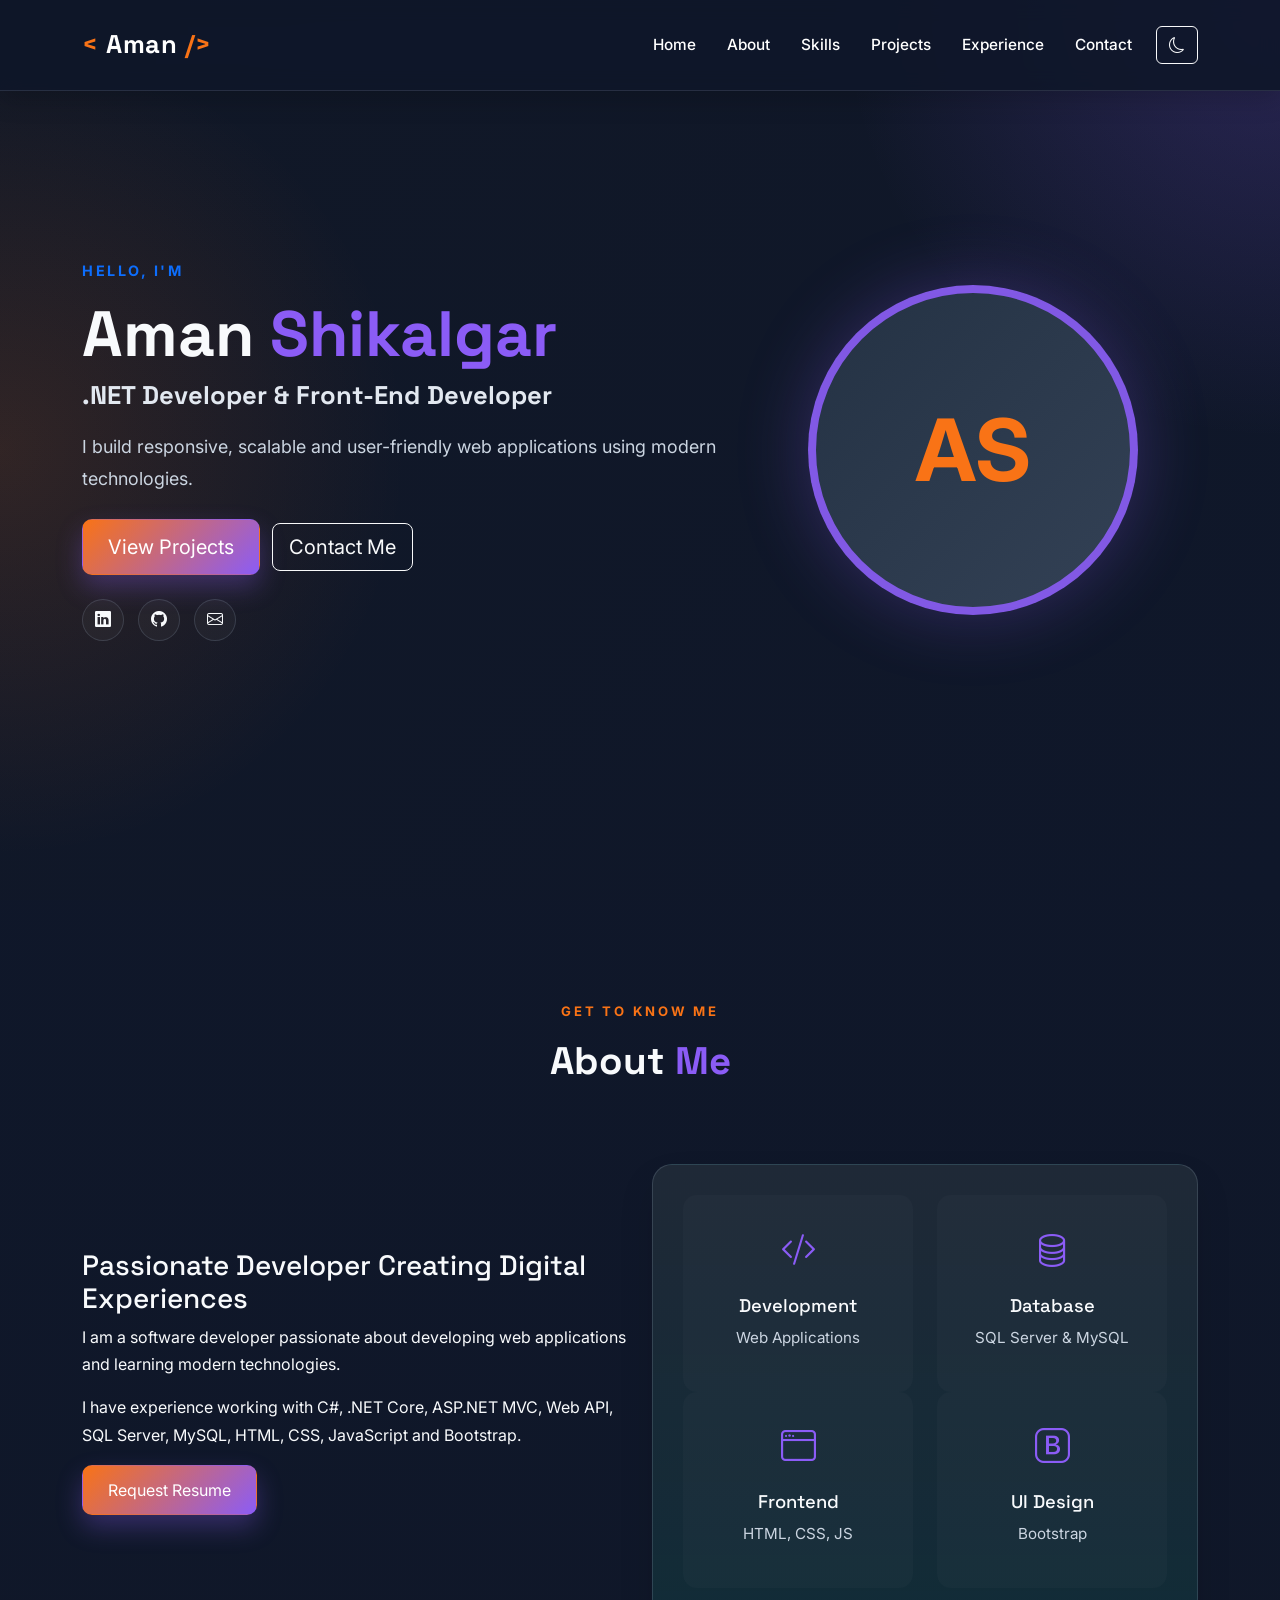
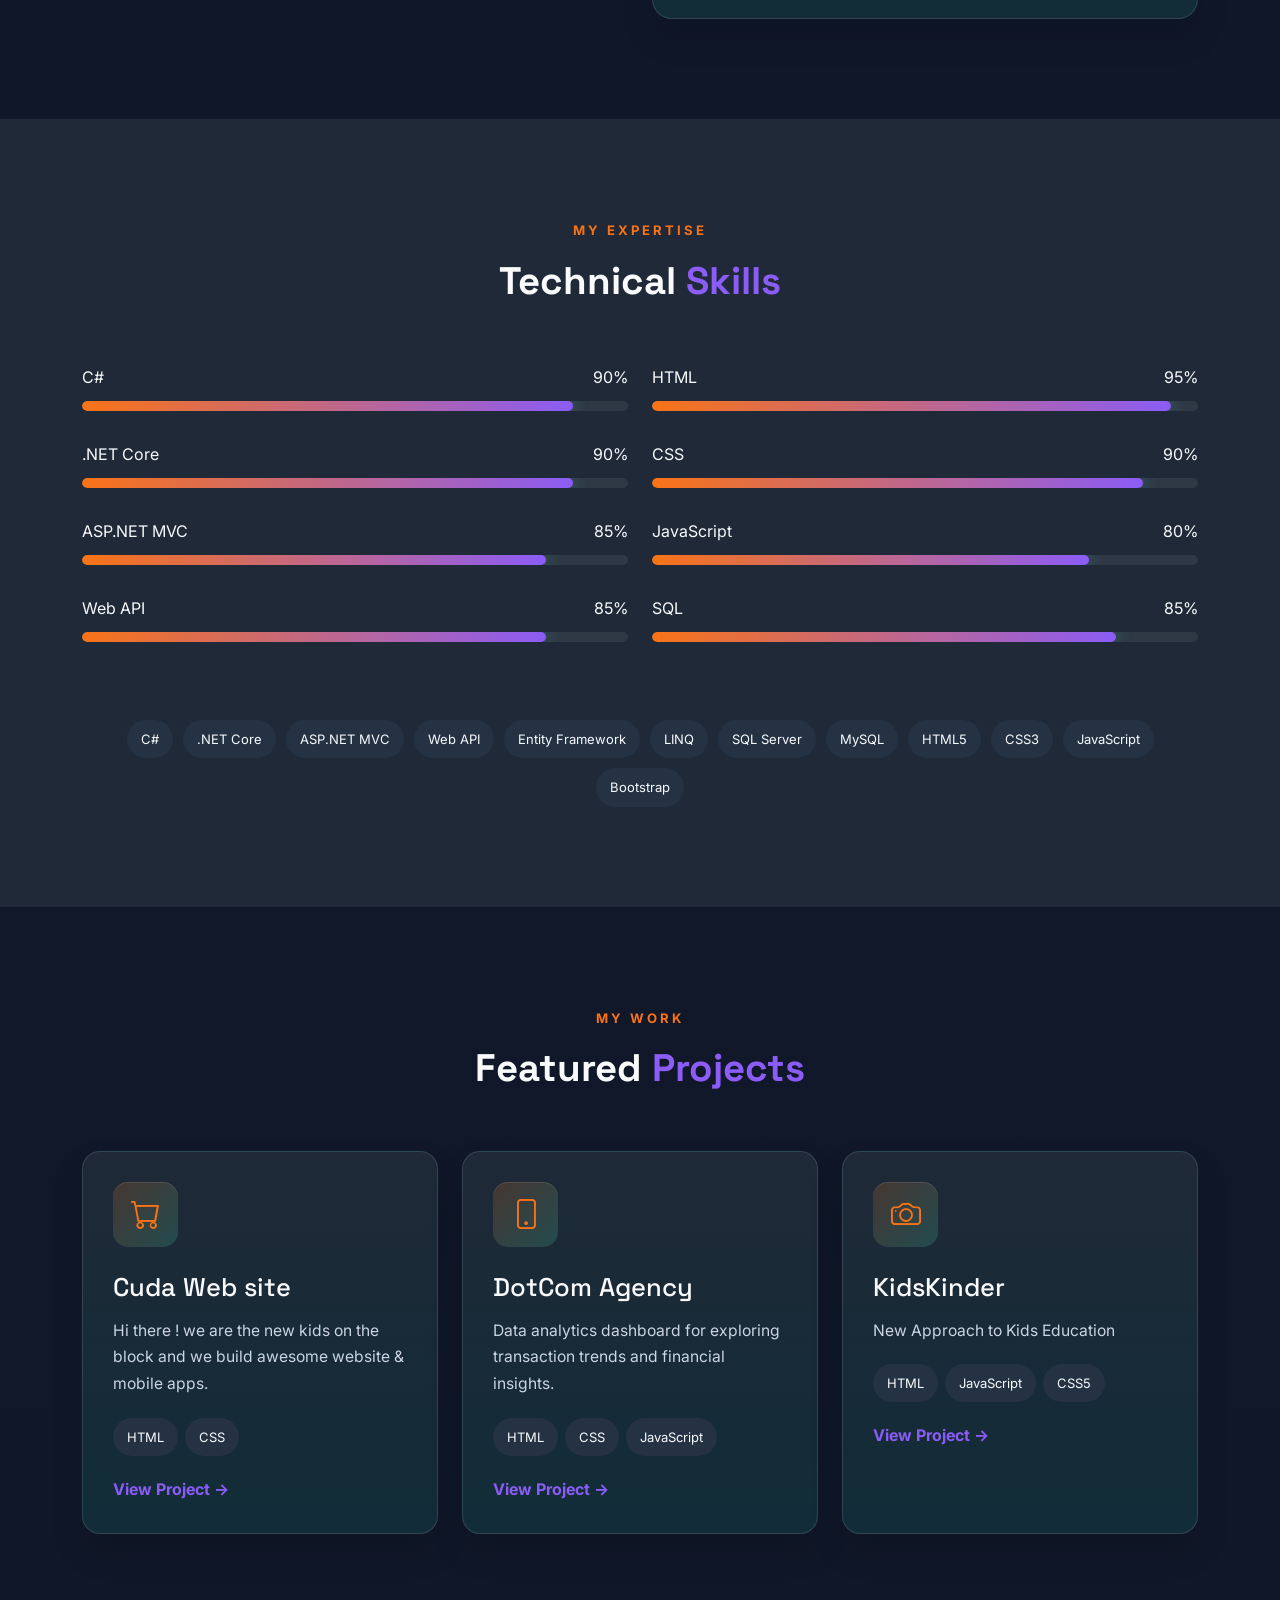
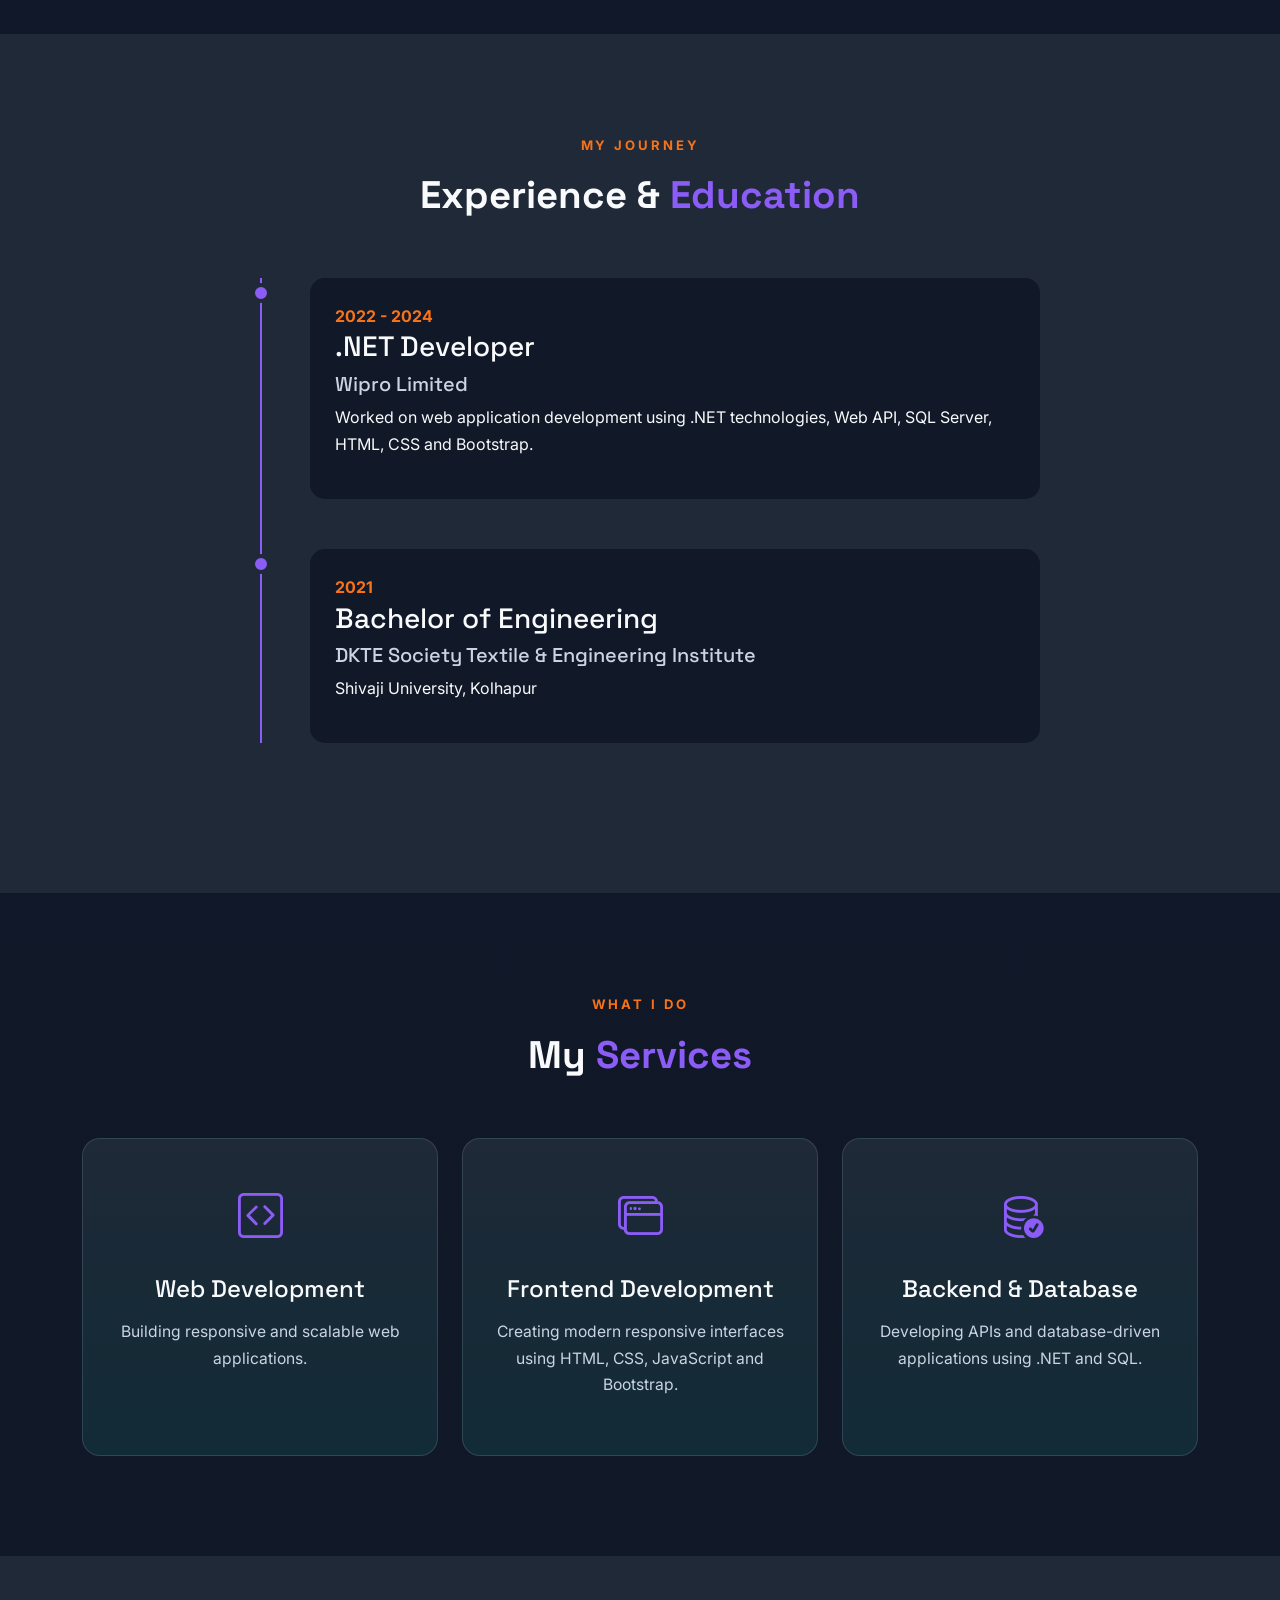
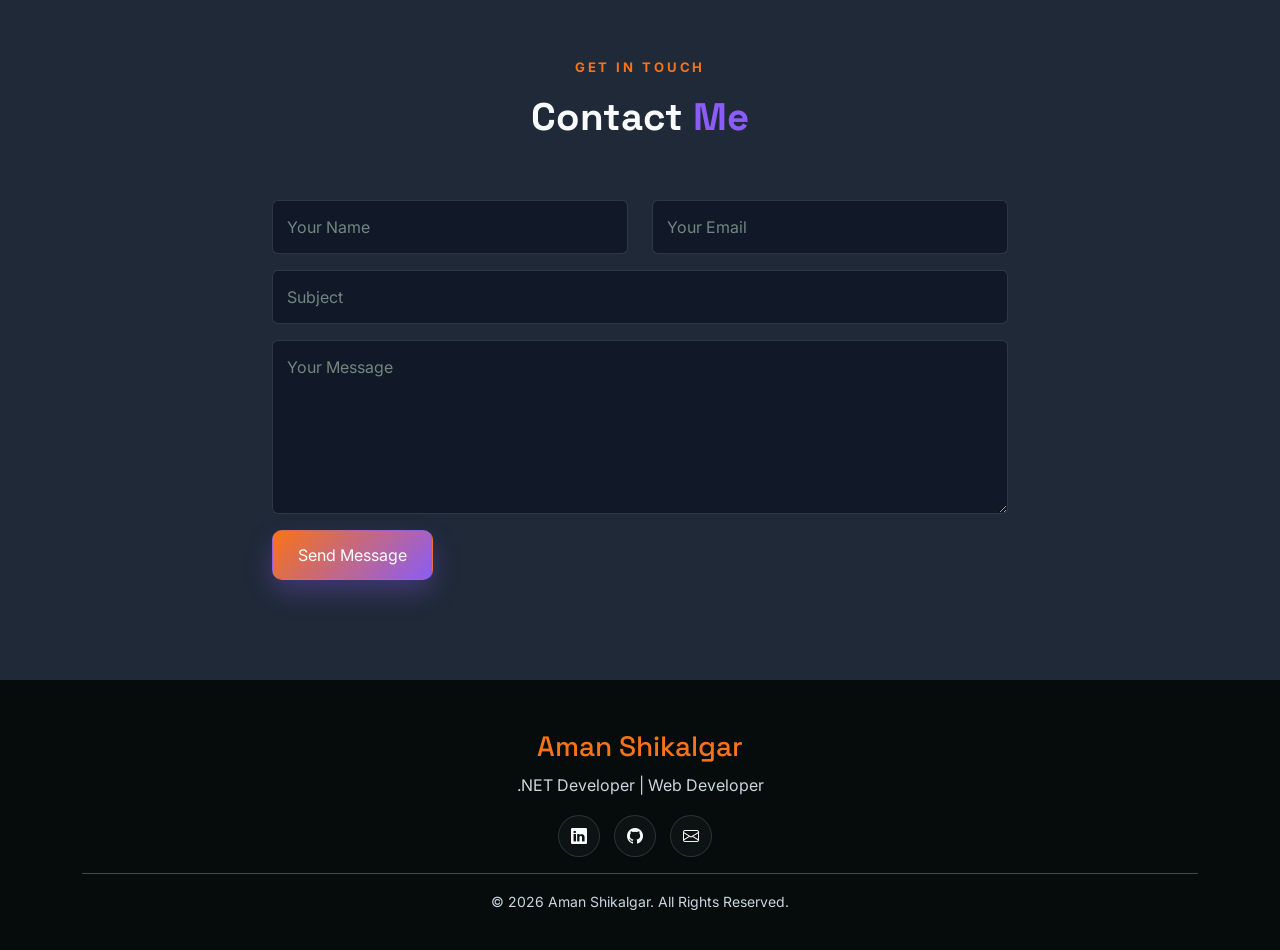
<file: index.html>
<!DOCTYPE html>
<html lang="en">
<head>
    <meta charset="UTF-8">
    <meta name="viewport" content="width=device-width, initial-scale=1.0">

    <title>Aman Shikalgar | .NET Developer</title>

    <!-- Bootstrap 5 -->
    <link href="https://cdn.jsdelivr.net/npm/bootstrap@5.3.3/dist/css/bootstrap.min.css"
          rel="stylesheet">

    <!-- Bootstrap Icons -->
    <link rel="stylesheet"
          href="https://cdn.jsdelivr.net/npm/bootstrap-icons@1.11.3/font/bootstrap-icons.min.css">

    <!-- CSS -->
    <link rel="stylesheet" href="css/style.css">
</head>

<body>

<!-- ================= NAVBAR ================= -->

<nav class="navbar navbar-expand-lg fixed-top navbar-dark">
    <div class="container">

        <a class="navbar-brand fw-bold" href="#home">
            <span>&lt;</span> Aman <span>/&gt;</span>
        </a>

        <button class="navbar-toggler"
                type="button"
                data-bs-toggle="collapse"
                data-bs-target="#navbarNav">
            <span class="navbar-toggler-icon"></span>
        </button>

        <div class="collapse navbar-collapse" id="navbarNav">

            <ul class="navbar-nav ms-auto">

                <li class="nav-item">
                    <a class="nav-link" href="#home">Home</a>
                </li>

                <li class="nav-item">
                    <a class="nav-link" href="#about">About</a>
                </li>

                <li class="nav-item">
                    <a class="nav-link" href="#skills">Skills</a>
                </li>

                <li class="nav-item">
                    <a class="nav-link" href="#projects">Projects</a>
                </li>

                <li class="nav-item">
                    <a class="nav-link" href="#experience">Experience</a>
                </li>

                <li class="nav-item">
                    <a class="nav-link" href="#contact">Contact</a>
                </li>

            </ul>

            <button id="themeBtn" class="btn btn-outline-light ms-lg-3">
                <i class="bi bi-moon"></i>
            </button>

        </div>
    </div>
</nav>


<!-- ================= HERO ================= -->

<section id="home" class="hero">

    <div class="container">

        <div class="row align-items-center min-vh-100">

            <div class="col-lg-7">

                <p class="text-primary fw-bold">
                    HELLO, I'M
                </p>

                <h1>
                    Aman <span>Shikalgar</span>
                </h1>

                <h2>
                    .NET Developer & Front-End Developer
                </h2>

                <p class="hero-text">
                    I build responsive, scalable and user-friendly
                    web applications using modern technologies.
                </p>

                <div class="mt-4">

                    <a href="#projects"
                       class="btn btn-primary btn-lg me-2">
                        View Projects
                    </a>

                    <a href="#contact"
                       class="btn btn-outline-light btn-lg">
                        Contact Me
                    </a>

                </div>

                <div class="social-icons mt-4">

                    <a href="https://www.linkedin.com/in/amanshikalgar08" target="_blank" rel="noopener noreferrer" aria-label="LinkedIn profile">
                        <i class="bi bi-linkedin"></i>
                    </a>

                    <a href="https://github.com/Aman0814" target="_blank" rel="noopener noreferrer" aria-label="GitHub profile">
                        <i class="bi bi-github"></i>
                    </a>

                    <a href="mailto:amanshikalgar0814@gmail.com" aria-label="Email Aman Shikalgar">
                        <i class="bi bi-envelope"></i>
                    </a>

                </div>

            </div>

            <div class="col-lg-5 text-center">

                <div class="profile-box">

                    <div class="profile-placeholder" role="img" aria-label="Aman Shikalgar">
                        AS
                    </div>

                </div>

            </div>

        </div>

    </div>

</section>


<!-- ================= ABOUT ================= -->

<section id="about" class="section">

    <div class="container">

        <div class="section-title">
            <p>GET TO KNOW ME</p>
            <h2>About <span>Me</span></h2>
        </div>

        <div class="row align-items-center">

            <div class="col-lg-6">

                <h3>
                    Passionate Developer Creating
                    Digital Experiences
                </h3>

                <p>
                    I am a software developer passionate about
                    developing web applications and learning
                    modern technologies.
                </p>

                <p>
                    I have experience working with C#, .NET Core,
                    ASP.NET MVC, Web API, SQL Server, MySQL,
                    HTML, CSS, JavaScript and Bootstrap.
                </p>

                <a href="https://drive.google.com/file/d/1gAuzweQqTRHjprmsQWDWgzLJSMVD3lr5/view?usp=sharing" class="btn btn-primary">
                    Request Resume
                </a>

            </div>

            <div class="col-lg-6">

                <div class="about-card">

                    <div class="row">

                        <div class="col-6">
                            <div class="about-item">
                                <i class="bi bi-code-slash"></i>
                                <h4>Development</h4>
                                <p>Web Applications</p>
                            </div>
                        </div>

                        <div class="col-6">
                            <div class="about-item">
                                <i class="bi bi-database"></i>
                                <h4>Database</h4>
                                <p>SQL Server & MySQL</p>
                            </div>
                        </div>

                        <div class="col-6">
                            <div class="about-item">
                                <i class="bi bi-window"></i>
                                <h4>Frontend</h4>
                                <p>HTML, CSS, JS</p>
                            </div>
                        </div>

                        <div class="col-6">
                            <div class="about-item">
                                <i class="bi bi-bootstrap"></i>
                                <h4>UI Design</h4>
                                <p>Bootstrap</p>
                            </div>
                        </div>

                    </div>

                </div>

            </div>

        </div>

    </div>

</section>


<!-- ================= SKILLS ================= -->

<section id="skills" class="section skills-section">

    <div class="container">

        <div class="section-title">
            <p>MY EXPERTISE</p>
            <h2>Technical <span>Skills</span></h2>
        </div>

        <div class="row">

            <div class="col-lg-6">

                <div class="skill">
                    <div class="skill-header">
                        <span>C#</span>
                        <span>90%</span>
                    </div>

                    <div class="progress">
                        <div class="progress-bar"
                             style="width:90%">
                        </div>
                    </div>
                </div>

                <div class="skill">
                    <div class="skill-header">
                        <span>.NET Core</span>
                        <span>90%</span>
                    </div>

                    <div class="progress">
                        <div class="progress-bar"
                             style="width:90%">
                        </div>
                    </div>
                </div>

                <div class="skill">
                    <div class="skill-header">
                        <span>ASP.NET MVC</span>
                        <span>85%</span>
                    </div>

                    <div class="progress">
                        <div class="progress-bar"
                             style="width:85%">
                        </div>
                    </div>
                </div>

                <div class="skill">
                    <div class="skill-header">
                        <span>Web API</span>
                        <span>85%</span>
                    </div>

                    <div class="progress">
                        <div class="progress-bar"
                             style="width:85%">
                        </div>
                    </div>
                </div>

            </div>


            <div class="col-lg-6">

                <div class="skill">
                    <div class="skill-header">
                        <span>HTML</span>
                        <span>95%</span>
                    </div>

                    <div class="progress">
                        <div class="progress-bar"
                             style="width:95%">
                        </div>
                    </div>
                </div>

                <div class="skill">
                    <div class="skill-header">
                        <span>CSS</span>
                        <span>90%</span>
                    </div>

                    <div class="progress">
                        <div class="progress-bar"
                             style="width:90%">
                        </div>
                    </div>
                </div>

                <div class="skill">
                    <div class="skill-header">
                        <span>JavaScript</span>
                        <span>80%</span>
                    </div>

                    <div class="progress">
                        <div class="progress-bar"
                             style="width:80%">
                        </div>
                    </div>
                </div>

                <div class="skill">
                    <div class="skill-header">
                        <span>SQL</span>
                        <span>85%</span>
                    </div>

                    <div class="progress">
                        <div class="progress-bar"
                             style="width:85%">
                        </div>
                    </div>
                </div>

            </div>

        </div>


        <div class="tech-list mt-5">

            <span>C#</span>
            <span>.NET Core</span>
            <span>ASP.NET MVC</span>
            <span>Web API</span>
            <span>Entity Framework</span>
            <span>LINQ</span>
            <span>SQL Server</span>
            <span>MySQL</span>
            <span>HTML5</span>
            <span>CSS3</span>
            <span>JavaScript</span>
            <span>Bootstrap</span>

        </div>

    </div>

</section>


<!-- ================= PROJECTS ================= -->

<section id="projects" class="section">

    <div class="container">

        <div class="section-title">
            <p>MY WORK</p>
            <h2>Featured <span>Projects</span></h2>
        </div>


        <div class="row g-4">

            <!-- Project 1 -->

            <div class="col-lg-4 col-md-6">

                <div class="project-card">

                    <div class="project-icon">
                        <i class="bi bi-cart"></i>
                    </div>

                    <h3>
                       Cuda Web site
                    </h3>

                    <p>
                    Hi there ! we are the new kids on the block
                    and we build awesome website & mobile apps.
                    </p>

                    <div class="project-tech">
                        <span>HTML</span>
                        <span>CSS</span>
                    </div>

                    <a href="Assingment/Cuda_ass/Index.html" class="project-link">
                        View Project →
                    </a>

                </div>

            </div>


            <!-- Project 2 -->

            <div class="col-lg-4 col-md-6">

                <div class="project-card">

                    <div class="project-icon">
                        <i class="bi bi-phone"></i>
                    </div>

                    <h3>
                       DotCom Agency
                    </h3>

                    <p>
                        Data analytics dashboard for exploring
                        transaction trends and financial insights.
                    </p>

                    <div class="project-tech">
                        <span>HTML</span>
                        <span>CSS</span>
                        <span>JavaScript</span>
                    </div>

                    <a href="Assingment/DotCom/index.html" class="project-link">
                        View Project →
                    </a>

                </div>

            </div>


            <!-- Project 3 -->

            <div class="col-lg-4 col-md-6">

                <div class="project-card">

                    <div class="project-icon">
                        <i class="bi bi-camera"></i>
                    </div>

                    <h3>
                        KidsKinder
                    </h3>

                    <p>
                       New Approach to Kids Education
                    </p>

                    <div class="project-tech">
                        <span>HTML</span>
                        <span>JavaScript</span>
                        <span>CSS5</span>
                    </div>

                    <a href="Assingment/kids%20website/index.html" class="project-link">
                        View Project →
                    </a>

                </div>

            </div>

        </div>

    </div>

</section>


<!-- ================= EXPERIENCE ================= -->

<section id="experience" class="section skills-section">

    <div class="container">

        <div class="section-title">
            <p>MY JOURNEY</p>
            <h2>Experience & <span>Education</span></h2>
        </div>


        <div class="timeline">

            <div class="timeline-item">

                <div class="timeline-dot"></div>

                <div class="timeline-content">

                    <span>2022 - 2024</span>

                    <h3>
                        .NET Developer
                    </h3>

                    <h5>
                        Wipro Limited
                    </h5>

                    <p>
                        Worked on web application development
                        using .NET technologies, Web API,
                        SQL Server, HTML, CSS and Bootstrap.
                    </p>

                </div>

            </div>


            <div class="timeline-item">

                <div class="timeline-dot"></div>

                <div class="timeline-content">

                    <span>2021</span>

                    <h3>
                        Bachelor of Engineering
                    </h3>

                    <h5>
                        DKTE Society Textile & Engineering Institute
                    </h5>

                    <p>
                        Shivaji University, Kolhapur
                    </p>

                </div>

            </div>

        </div>

    </div>

</section>


<!-- ================= SERVICES ================= -->

<section class="section">

    <div class="container">

        <div class="section-title">
            <p>WHAT I DO</p>
            <h2>My <span>Services</span></h2>
        </div>


        <div class="row g-4">

            <div class="col-md-4">

                <div class="service-card">

                    <i class="bi bi-code-square"></i>

                    <h3>Web Development</h3>

                    <p>
                        Building responsive and scalable
                        web applications.
                    </p>

                </div>

            </div>


            <div class="col-md-4">

                <div class="service-card">

                    <i class="bi bi-window-stack"></i>

                    <h3>Frontend Development</h3>

                    <p>
                        Creating modern responsive interfaces
                        using HTML, CSS, JavaScript and Bootstrap.
                    </p>

                </div>

            </div>


            <div class="col-md-4">

                <div class="service-card">

                    <i class="bi bi-database-check"></i>

                    <h3>Backend & Database</h3>

                    <p>
                        Developing APIs and database-driven
                        applications using .NET and SQL.
                    </p>

                </div>

            </div>

        </div>

    </div>

</section>


<!-- ================= CONTACT ================= -->

<section id="contact" class="section contact-section">

    <div class="container">

        <div class="section-title">

            <p>GET IN TOUCH</p>

            <h2>Contact <span>Me</span></h2>

        </div>


        <div class="row justify-content-center">

            <div class="col-lg-8">

                <form id="contactForm">

                    <div class="row">

                        <div class="col-md-6 mb-3">

                            <input type="text"
                                   class="form-control"
                                   placeholder="Your Name"
                                   required>

                        </div>

                        <div class="col-md-6 mb-3">

                            <input type="email"
                                   class="form-control"
                                   placeholder="Your Email"
                                   required>

                        </div>

                    </div>


                    <div class="mb-3">

                        <input type="text"
                               class="form-control"
                               placeholder="Subject"
                               required>

                    </div>


                    <div class="mb-3">

                        <textarea
                            class="form-control"
                            rows="6"
                            placeholder="Your Message"
                            required></textarea>

                    </div>


                    <button type="submit"
                            class="btn btn-primary">

                        Send Message

                    </button>

                </form>

            </div>

        </div>

    </div>

</section>


<!-- ================= FOOTER ================= -->

<footer>

    <div class="container text-center">

        <h3>
            Aman Shikalgar
        </h3>

        <p>
            .NET Developer | Web Developer
        </p>

        <div class="social-icons">

            <a href="https://www.linkedin.com/in/amanshikalgar08" target="_blank" rel="noopener noreferrer" aria-label="LinkedIn profile">
                <i class="bi bi-linkedin"></i>
            </a>

            <a href="https://github.com/Aman0814" target="_blank" rel="noopener noreferrer" aria-label="GitHub profile">
                <i class="bi bi-github"></i>
            </a>

            <a href="mailto:amanshikalgar0814@gmail.com" aria-label="Email Aman Shikalgar">
                <i class="bi bi-envelope"></i>
            </a>

        </div>

        <hr>

        <p class="copyright">
            © 2026 Aman Shikalgar. All Rights Reserved.
        </p>

    </div>

</footer>


<!-- Bootstrap JS -->

<script src="https://cdn.jsdelivr.net/npm/bootstrap@5.3.3/dist/js/bootstrap.bundle.min.js">
</script>

<!-- Custom JS -->

<script src="js/script.js"></script>

</body>
</html>
</file>
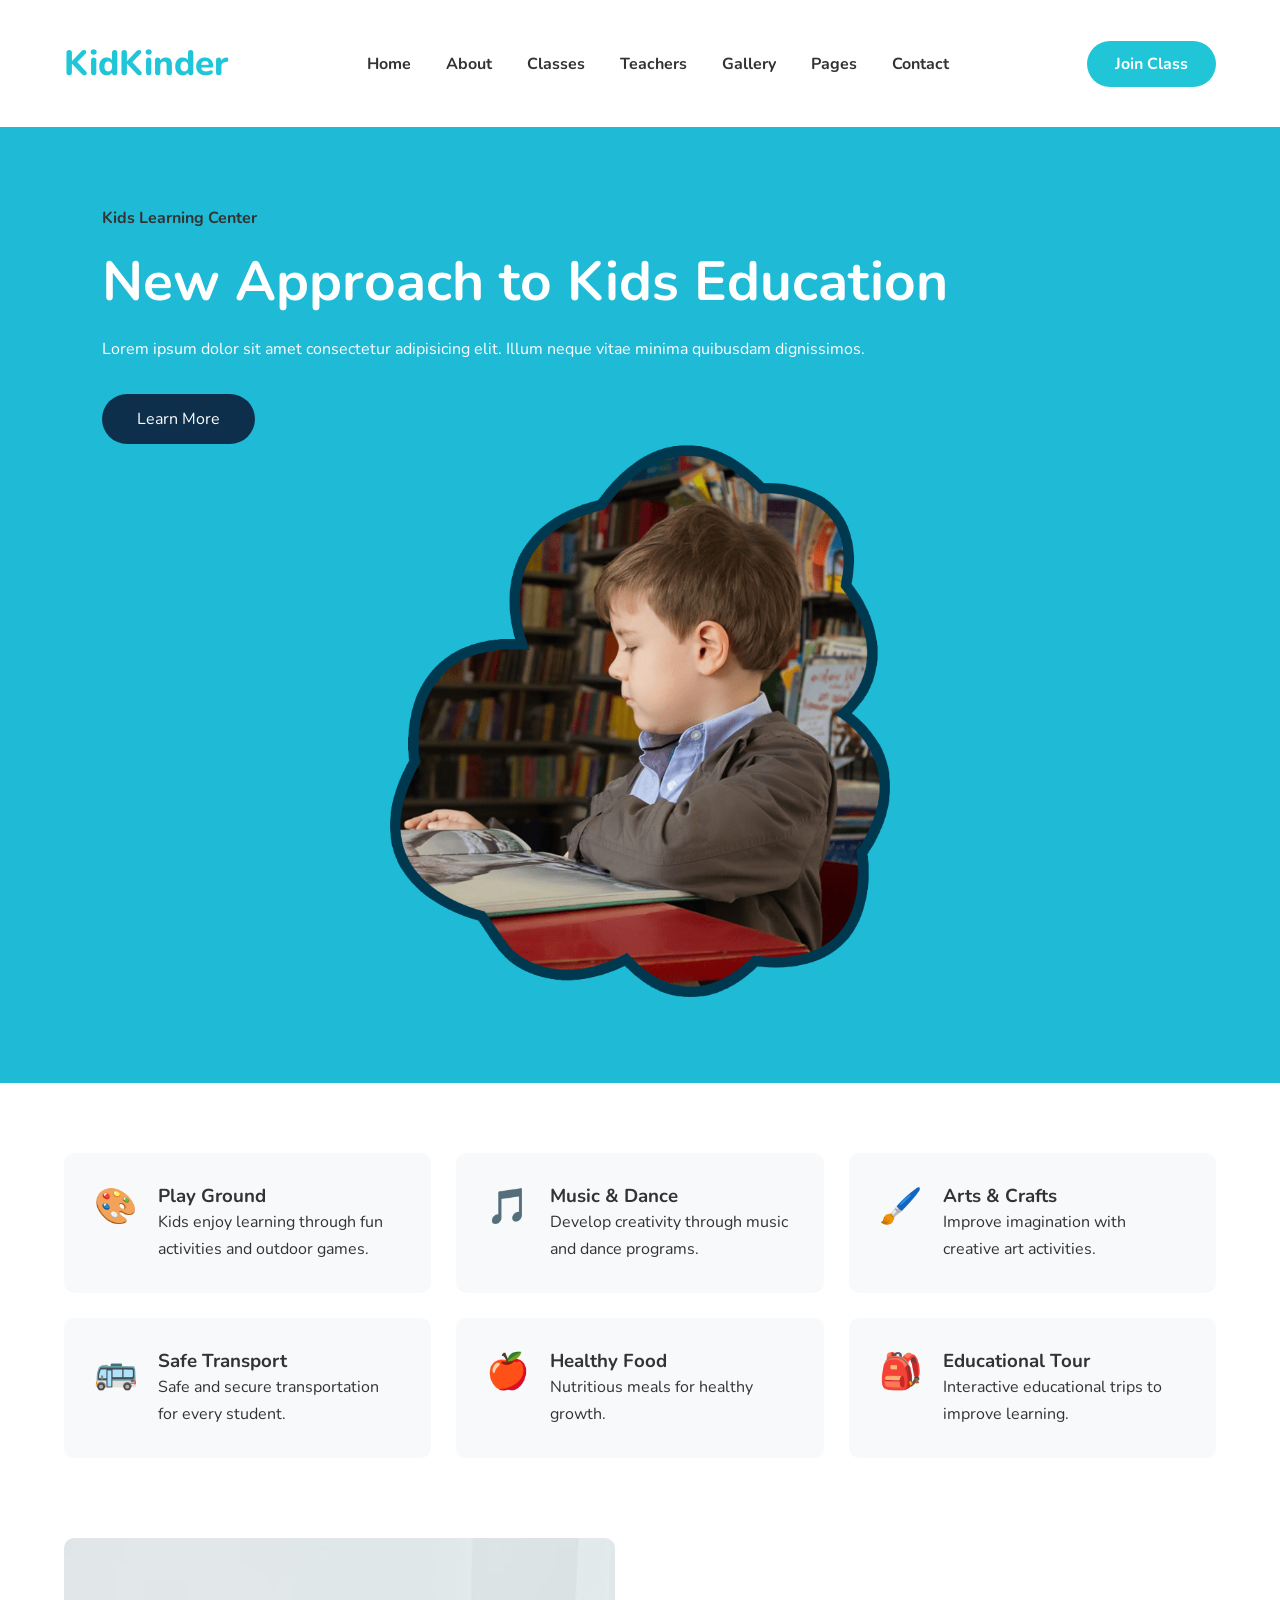
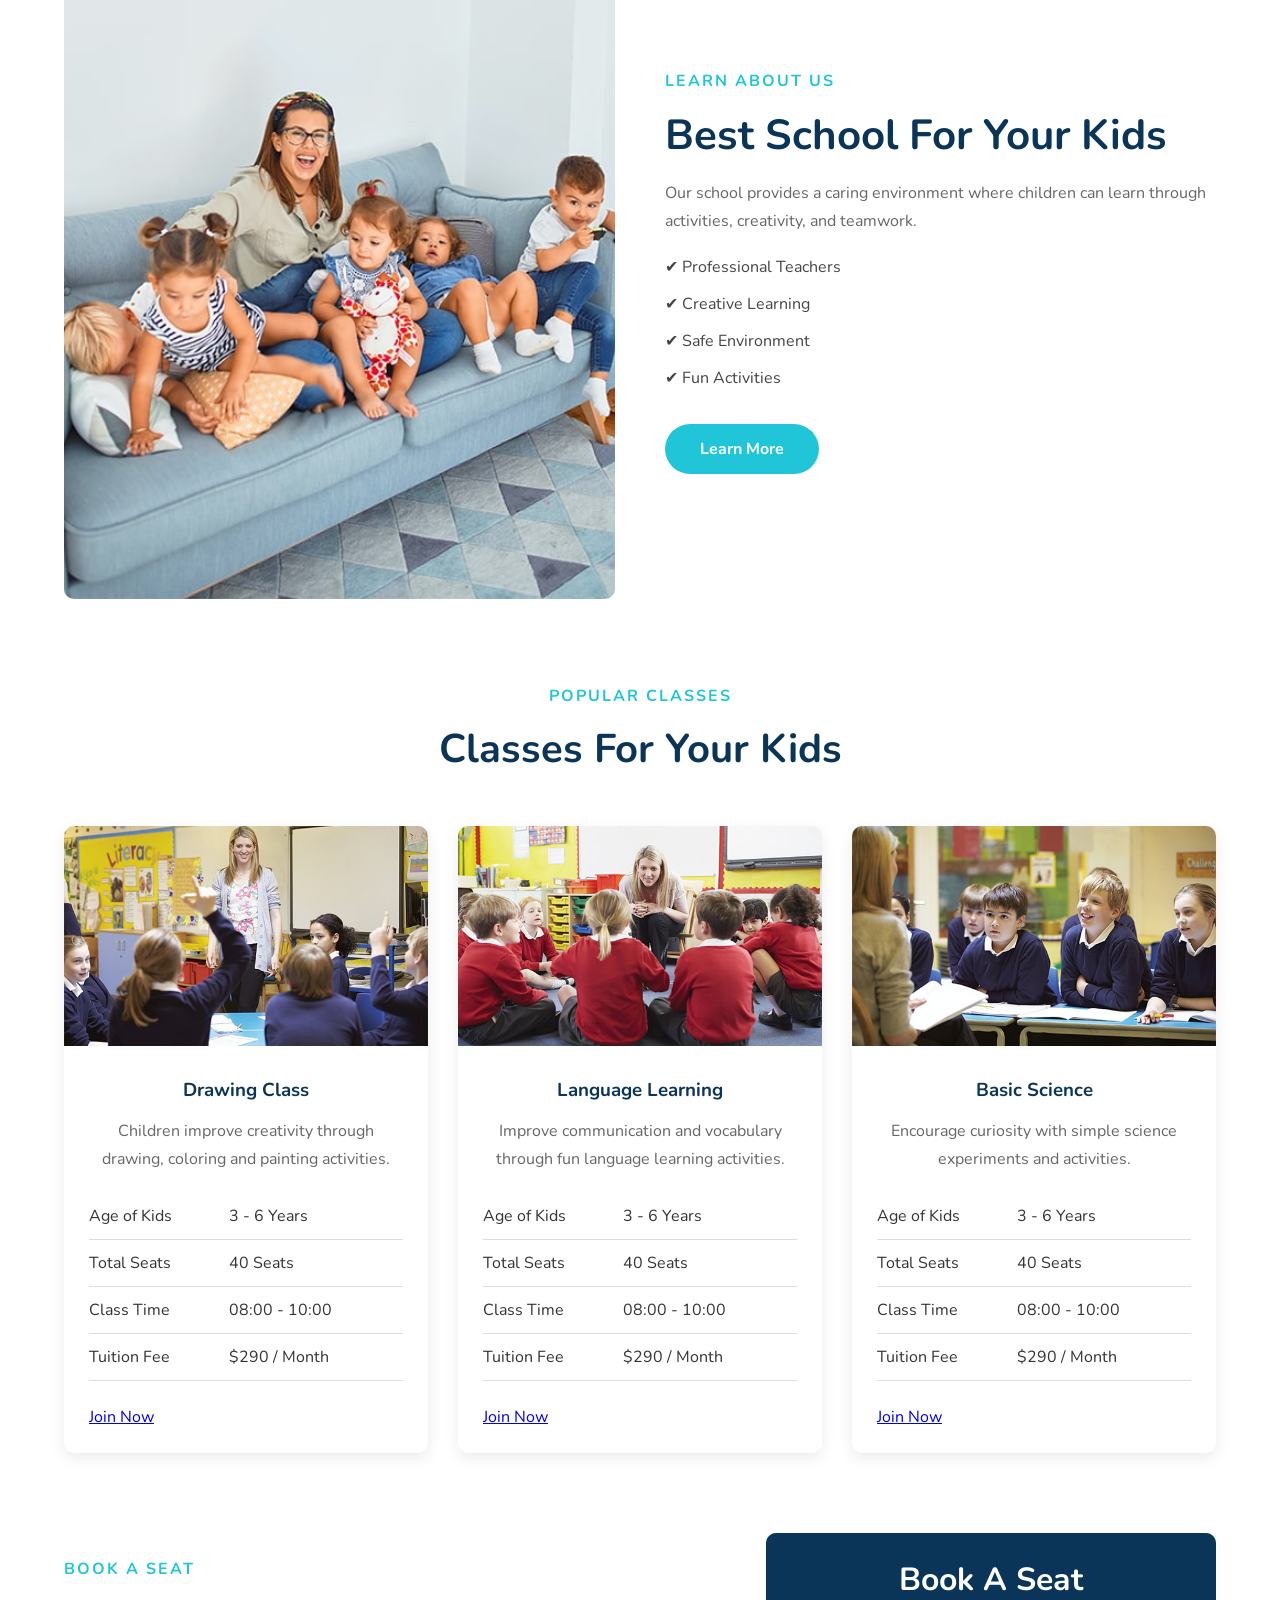
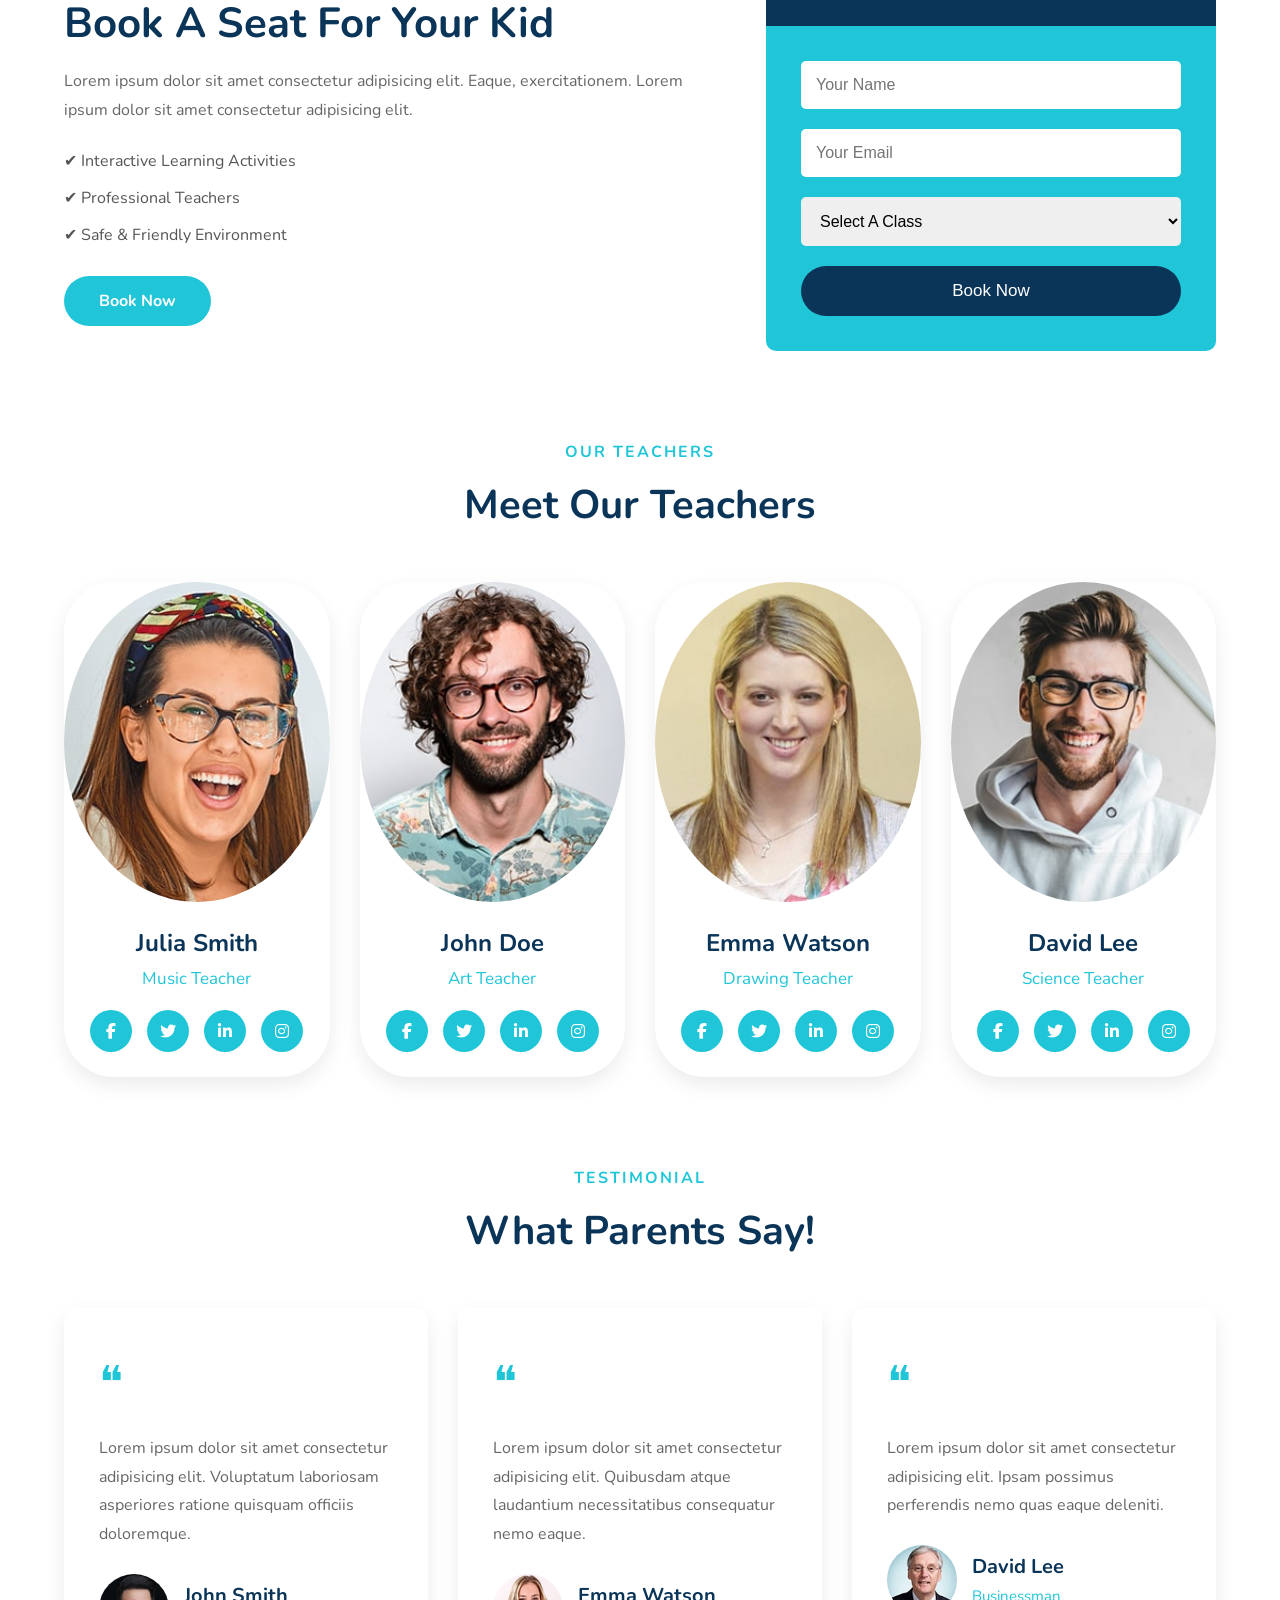
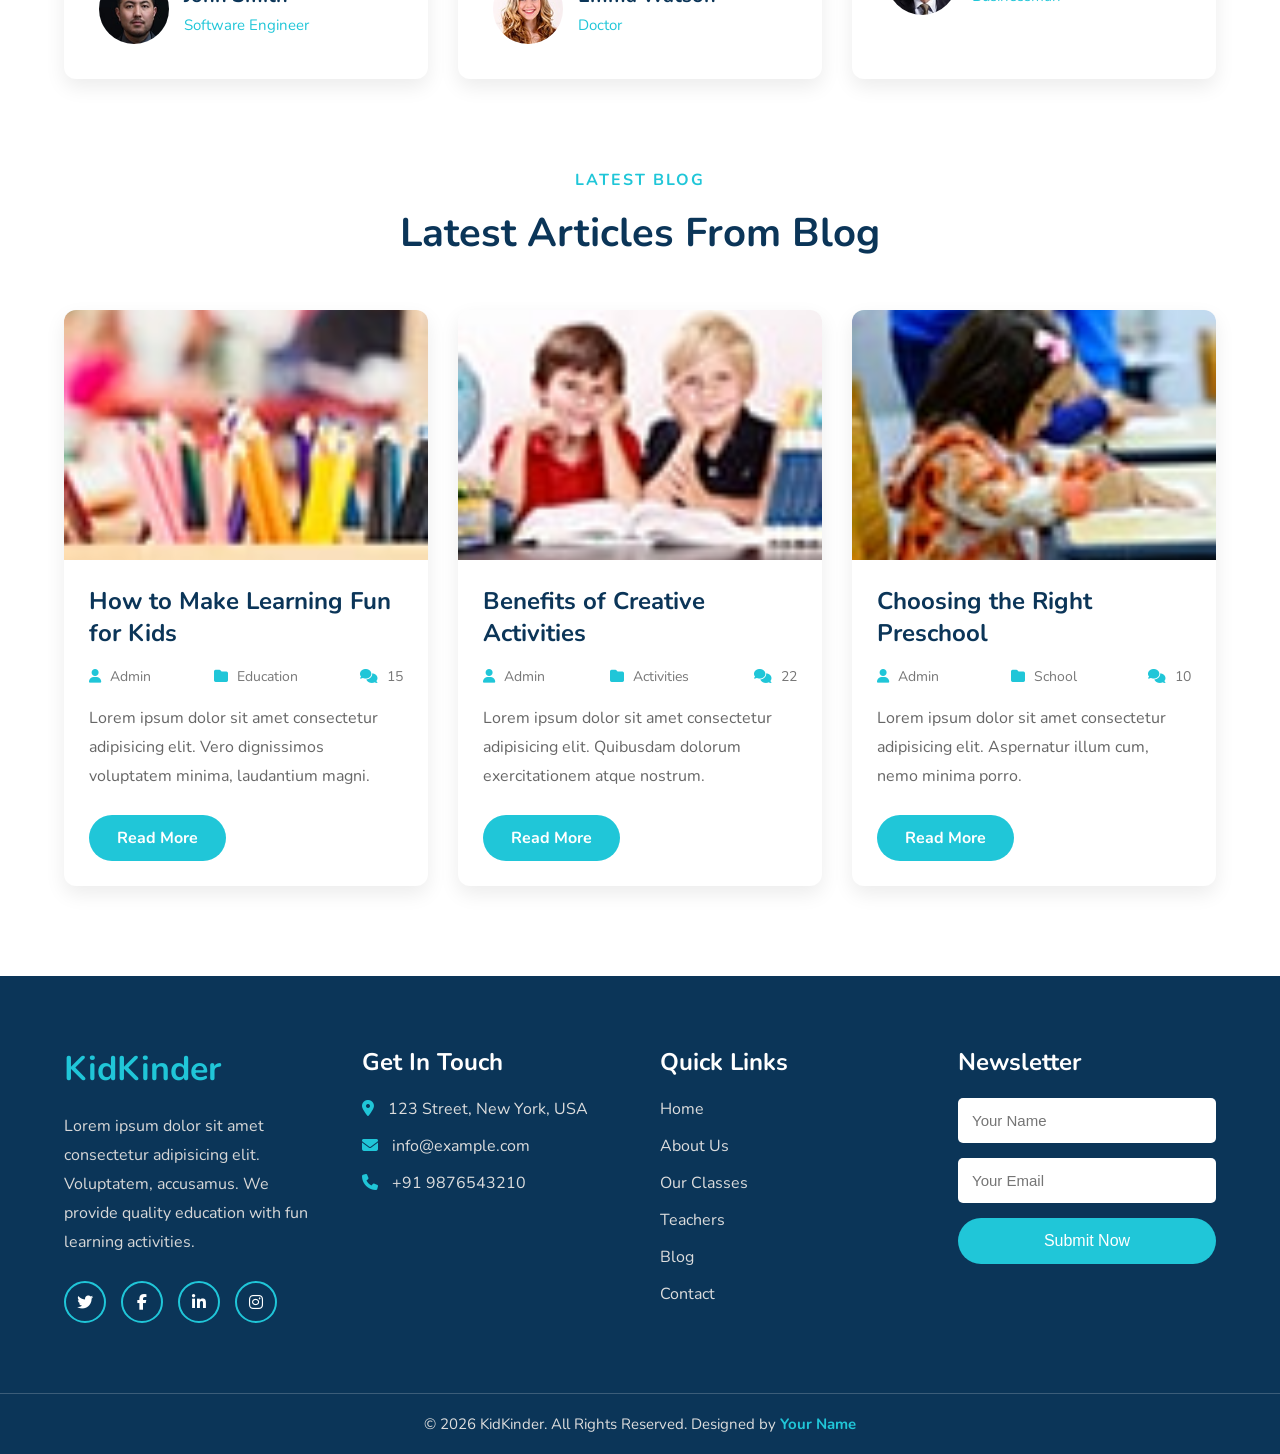
<file: Assingment/kids website/index.html>
<!DOCTYPE html>
<html lang="en">

<head>
    <meta charset="UTF-8">
    <meta name="viewport" content="width=device-width, initial-scale=1.0">

    <!-- Google Font -->
    <link href="https://fonts.googleapis.com/css2?family=Nunito:wght@300;400;600;700;800&display=swap" rel="stylesheet">

    <!-- CSS -->
    <link rel="stylesheet" href="css/style.css">
    <link rel="stylesheet" href="css/tablet.css">

    <link rel="stylesheet"
href="https://cdnjs.cloudflare.com/ajax/libs/font-awesome/6.6.0/css/all.min.css">

    <title>KidKinder</title>
</head>

<body>

    <!-- NAVBAR -->

    <header>

        <nav class="navbar">

            <div class="logo">
                <h2>KidKinder</h2>
            </div>

            <ul class="nav-links">

                <li><a href="#">Home</a></li>

                <li><a href="#">About</a></li>

                <li><a href="#">Classes</a></li>

                <li><a href="#">Teachers</a></li>

                <li><a href="#">Gallery</a></li>

                <li><a href="#">Pages</a></li>

                <li><a href="#">Contact</a></li>

            </ul>

            <a href="#" class="btn">Join Class</a>

        </nav>

    </header>

    <!-- HERO -->

    <section class="hero">

        <div class="hero-content">

            <h4>Kids Learning Center</h4>

            <h1>New Approach to Kids Education</h1>

            <p>
                Lorem ipsum dolor sit amet consectetur adipisicing elit.
                Illum neque vitae minima quibusdam dignissimos.
            </p>

            <a href="#" class="hero-btn">Learn More</a>

        </div>

        <div class="hero-image">

            <img src="img/header.png" alt="Kids">

        </div>

    </section>
    <!-- FEATURES -->

<section class="features">

    <div class="feature-box">

        <div class="icon">🎨</div>

        <div class="content">
            <h3>Play Ground</h3>
            <p>
                Kids enjoy learning through fun activities and outdoor games.
            </p>
        </div>

    </div>

    <div class="feature-box">

        <div class="icon">🎵</div>

        <div class="content">
            <h3>Music & Dance</h3>
            <p>
                Develop creativity through music and dance programs.
            </p>
        </div>

    </div>

    <div class="feature-box">

        <div class="icon">🖌️</div>

        <div class="content">
            <h3>Arts & Crafts</h3>
            <p>
                Improve imagination with creative art activities.
            </p>
        </div>

    </div>

    <div class="feature-box">

        <div class="icon">🚌</div>

        <div class="content">
            <h3>Safe Transport</h3>
            <p>
                Safe and secure transportation for every student.
            </p>
        </div>

    </div>

    <div class="feature-box">

        <div class="icon">🍎</div>

        <div class="content">
            <h3>Healthy Food</h3>
            <p>
                Nutritious meals for healthy growth.
            </p>
        </div>

    </div>

    <div class="feature-box">

        <div class="icon">🎒</div>

        <div class="content">
            <h3>Educational Tour</h3>
            <p>
                Interactive educational trips to improve learning.
            </p>
        </div>

    </div>

</section>

<!-- ABOUT -->

<section class="about">

    <div class="about-image">

        <img src="img/about-1.jpg" alt="Kids Learning">

    </div>

    <div class="about-content">

        <span>LEARN ABOUT US</span>

        <h2>Best School For Your Kids</h2>

        <p>

            Our school provides a caring environment where children
            can learn through activities, creativity, and teamwork.

        </p>

        <ul>

            <li>✔ Professional Teachers</li>

            <li>✔ Creative Learning</li>

            <li>✔ Safe Environment</li>

            <li>✔ Fun Activities</li>

        </ul>

        <a href="#" class="about-btn">Learn More</a>

    </div>

</section>
<!-- CLASSES -->

<section class="classes">

    <div class="section-title">

        <span>POPULAR CLASSES</span>

        <h2>Classes For Your Kids</h2>

    </div>

    <div class="class-container">

        <!-- Card 1 -->

        <div class="class-card">

            <img src="img/class-1.jpg" alt="Drawing">

            <div class="class-content">

                <h3>Drawing Class</h3>

                <p>
                    Children improve creativity through drawing,
                    coloring and painting activities.
                </p>

                <table>

                    <tr>
                        <td>Age of Kids</td>
                        <td>3 - 6 Years</td>
                    </tr>

                    <tr>
                        <td>Total Seats</td>
                        <td>40 Seats</td>
                    </tr>

                    <tr>
                        <td>Class Time</td>
                        <td>08:00 - 10:00</td>
                    </tr>

                    <tr>
                        <td>Tuition Fee</td>
                        <td>$290 / Month</td>
                    </tr>

                </table>

                <a href="#">Join Now</a>

            </div>

        </div>

        <!-- Card 2 -->

        <div class="class-card">

            <img src="img/class-2.jpg" alt="Language">

            <div class="class-content">

                <h3>Language Learning</h3>

                <p>
                    Improve communication and vocabulary through fun
                    language learning activities.
                </p>

                <table>

                    <tr>
                        <td>Age of Kids</td>
                        <td>3 - 6 Years</td>
                    </tr>

                    <tr>
                        <td>Total Seats</td>
                        <td>40 Seats</td>
                    </tr>

                    <tr>
                        <td>Class Time</td>
                        <td>08:00 - 10:00</td>
                    </tr>

                    <tr>
                        <td>Tuition Fee</td>
                        <td>$290 / Month</td>
                    </tr>

                </table>

                <a href="#">Join Now</a>

            </div>

        </div>

        <!-- Card 3 -->

        <div class="class-card">

            <img src="img/class-3.jpg" alt="Science">

            <div class="class-content">

                <h3>Basic Science</h3>

                <p>
                    Encourage curiosity with simple science
                    experiments and activities.
                </p>

                <table>

                    <tr>
                        <td>Age of Kids</td>
                        <td>3 - 6 Years</td>
                    </tr>

                    <tr>
                        <td>Total Seats</td>
                        <td>40 Seats</td>
                    </tr>

                    <tr>
                        <td>Class Time</td>
                        <td>08:00 - 10:00</td>
                    </tr>

                    <tr>
                        <td>Tuition Fee</td>
                        <td>$290 / Month</td>
                    </tr>

                </table>

                <a href="#">Join Now</a>

            </div>

        </div>

    </div>

</section>
<!-- BOOK A SEAT -->

<section class="book-seat">

    <div class="book-content">

        <span>BOOK A SEAT</span>

        <h2>Book A Seat For Your Kid</h2>

        <p>
            Lorem ipsum dolor sit amet consectetur adipisicing elit. Eaque,
            exercitationem. Lorem ipsum dolor sit amet consectetur adipisicing elit.
        </p>

        <ul>
            <li>✔ Interactive Learning Activities</li>
            <li>✔ Professional Teachers</li>
            <li>✔ Safe & Friendly Environment</li>
        </ul>

        <a href="#" class="book-btn">Book Now</a>

    </div>

    <div class="book-form">

        <div class="form-header">
            <h2>Book A Seat</h2>
        </div>

        <form>

            <input type="text" placeholder="Your Name" required>

            <input type="email" placeholder="Your Email" required>

            <select required>
                <option>Select A Class</option>
                <option>Drawing Class</option>
                <option>Language Learning</option>
                <option>Basic Science</option>
            </select>

            <button type="submit">Book Now</button>

        </form>

    </div>

</section>

    <!-- TEACHERS -->

<section class="teachers">

    <div class="section-title">
        <span>OUR TEACHERS</span>
        <h2>Meet Our Teachers</h2>
    </div>

    <div class="teacher-container">

        <!-- Teacher 1 -->

        <div class="teacher-card">

            <div class="teacher-img">
                <img src="img/team-1.jpg" alt="Teacher">
            </div>

            <div class="teacher-content">
                <h3>Julia Smith</h3>
                <p>Music Teacher</p>

                <div class="social-icons">
                    <a href="#"><i class="fa-brands fa-facebook-f"></i></a>
                    <a href="#"><i class="fa-brands fa-twitter"></i></a>
                    <a href="#"><i class="fa-brands fa-linkedin-in"></i></a>
                    <a href="#"><i class="fa-brands fa-instagram"></i></a>
                </div>

            </div>

        </div>

        <!-- Teacher 2 -->

        <div class="teacher-card">

            <div class="teacher-img">
                <img src="img/team-2.jpg" alt="Teacher">
            </div>

            <div class="teacher-content">
                <h3>John Doe</h3>
                <p>Art Teacher</p>

                <div class="social-icons">
                    <a href="#"><i class="fa-brands fa-facebook-f"></i></a>
                    <a href="#"><i class="fa-brands fa-twitter"></i></a>
                    <a href="#"><i class="fa-brands fa-linkedin-in"></i></a>
                    <a href="#"><i class="fa-brands fa-instagram"></i></a>
                </div>

            </div>

        </div>

        <!-- Teacher 3 -->

        <div class="teacher-card">

            <div class="teacher-img">
                <img src="img/team-3.jpg" alt="Teacher">
            </div>

            <div class="teacher-content">
                <h3>Emma Watson</h3>
                <p>Drawing Teacher</p>

                <div class="social-icons">
                    <a href="#"><i class="fa-brands fa-facebook-f"></i></a>
                    <a href="#"><i class="fa-brands fa-twitter"></i></a>
                    <a href="#"><i class="fa-brands fa-linkedin-in"></i></a>
                    <a href="#"><i class="fa-brands fa-instagram"></i></a>
                </div>

            </div>

        </div>

        <!-- Teacher 4 -->

        <div class="teacher-card">

            <div class="teacher-img">
                <img src="img/team-4.jpg" alt="Teacher">
            </div>

            <div class="teacher-content">
                <h3>David Lee</h3>
                <p>Science Teacher</p>

                <div class="social-icons">
                    <a href="#"><i class="fa-brands fa-facebook-f"></i></a>
                    <a href="#"><i class="fa-brands fa-twitter"></i></a>
                    <a href="#"><i class="fa-brands fa-linkedin-in"></i></a>
                    <a href="#"><i class="fa-brands fa-instagram"></i></a>
                </div>

            </div>

        </div>

    </div>

</section>

    <!-- TESTIMONIALS -->


<section class="testimonials">

    <div class="section-title">
        <span>TESTIMONIAL</span>
        <h2>What Parents Say!</h2>
    </div>

    <div class="testimonial-container">

        <!-- Testimonial 1 -->

        <div class="testimonial-card">

            <p>
                Lorem ipsum dolor sit amet consectetur adipisicing elit.
                Voluptatum laboriosam asperiores ratione quisquam
                officiis doloremque.
            </p>

            <div class="parent">

                <img src="img/testimonial-1.jpg" alt="Parent">

                <div>
                    <h3>John Smith</h3>
                    <span>Software Engineer</span>
                </div>

            </div>

        </div>

        <!-- Testimonial 2 -->

        <div class="testimonial-card">

            <p>
                Lorem ipsum dolor sit amet consectetur adipisicing elit.
                Quibusdam atque laudantium necessitatibus consequatur
                nemo eaque.
            </p>

            <div class="parent">

                <img src="img/testimonial-2.jpg" alt="Parent">

                <div>
                    <h3>Emma Watson</h3>
                    <span>Doctor</span>
                </div>

            </div>

        </div>

        <!-- Testimonial 3 -->

        <div class="testimonial-card">

            <p>
                Lorem ipsum dolor sit amet consectetur adipisicing elit.
                Ipsam possimus perferendis nemo quas eaque deleniti.
            </p>

            <div class="parent">

                <img src="img/testimonial-3.jpg" alt="Parent">

                <div>
                    <h3>David Lee</h3>
                    <span>Businessman</span>
                </div>

            </div>

        </div>

    </div>

</section>
<!-- BLOG SECTION -->

<section class="blog"> 

    <div class="section-title">
        <span>LATEST BLOG</span>
        <h2>Latest Articles From Blog</h2>
    </div>

    <div class="blog-container">

        <!-- Blog 1 -->

        <div class="blog-card">

            <div class="blog-img">
                <img src="img/post-1.jpg" alt="Blog">
            </div>

            <div class="blog-content">

                <h3>How to Make Learning Fun for Kids</h3>

                <div class="blog-info">

                    <span><i class="fa-solid fa-user"></i> Admin</span>

                    <span><i class="fa-solid fa-folder"></i> Education</span>

                    <span><i class="fa-solid fa-comments"></i> 15</span>

                </div>

                <p>
                    Lorem ipsum dolor sit amet consectetur adipisicing elit.
                    Vero dignissimos voluptatem minima, laudantium magni.
                </p>

                <a href="#" class="blog-btn">Read More</a>

            </div>

        </div>

        <!-- Blog 2 -->

        <div class="blog-card">

            <div class="blog-img">
                <img src="img/post-2.jpg" alt="Blog">
            </div>

            <div class="blog-content">

                <h3>Benefits of Creative Activities</h3>

                <div class="blog-info">

                    <span><i class="fa-solid fa-user"></i> Admin</span>

                    <span><i class="fa-solid fa-folder"></i> Activities</span>

                    <span><i class="fa-solid fa-comments"></i> 22</span>

                </div>

                <p>
                    Lorem ipsum dolor sit amet consectetur adipisicing elit.
                    Quibusdam dolorum exercitationem atque nostrum.
                </p>

                <a href="#" class="blog-btn">Read More</a>

            </div>

        </div>

        <!-- Blog 3 -->

        <div class="blog-card">

            <div class="blog-img">
                <img src="img/post-3.jpg" alt="Blog">
            </div>

            <div class="blog-content">

                <h3>Choosing the Right Preschool</h3>

                <div class="blog-info">

                    <span><i class="fa-solid fa-user"></i> Admin</span>

                    <span><i class="fa-solid fa-folder"></i> School</span>

                    <span><i class="fa-solid fa-comments"></i> 10</span>

                </div>

                <p>
                    Lorem ipsum dolor sit amet consectetur adipisicing elit.
                    Aspernatur illum cum, nemo minima porro.
                </p>

                <a href="#" class="blog-btn">Read More</a>

            </div>

        </div>

    </div>

</section>
<!-- FOOTER -->

<footer class="footer">

    <div class="footer-container">

        <!-- About -->

        <div class="footer-box">

            <h2>KidKinder</h2>

            <p>
                Lorem ipsum dolor sit amet consectetur adipisicing elit.
                Voluptatem, accusamus. We provide quality education with
                fun learning activities.
            </p>

            <div class="footer-social">

                <a href="#"><i class="fa-brands fa-twitter"></i></a>

                <a href="#"><i class="fa-brands fa-facebook-f"></i></a>

                <a href="#"><i class="fa-brands fa-linkedin-in"></i></a>

                <a href="#"><i class="fa-brands fa-instagram"></i></a>

            </div>

        </div>

        <!-- Contact -->

        <div class="footer-box">

            <h3>Get In Touch</h3>

            <ul>

                <li>
                    <i class="fa-solid fa-location-dot"></i>
                    123 Street, New York, USA
                </li>

                <li>
                    <i class="fa-solid fa-envelope"></i>
                    info@example.com
                </li>

                <li>
                    <i class="fa-solid fa-phone"></i>
                    +91 9876543210
                </li>

            </ul>

        </div>

        <!-- Links -->

        <div class="footer-box">

            <h3>Quick Links</h3>

            <ul>

                <li><a href="#">Home</a></li>

                <li><a href="#">About Us</a></li>

                <li><a href="#">Our Classes</a></li>

                <li><a href="#">Teachers</a></li>

                <li><a href="#">Blog</a></li>

                <li><a href="#">Contact</a></li>

            </ul>

        </div>

        <!-- Newsletter -->

        <div class="footer-box">

            <h3>Newsletter</h3>

            <form>

                <input type="text" placeholder="Your Name">

                <input type="email" placeholder="Your Email">

                <button type="submit">Submit Now</button>

            </form>

        </div>

    </div>

    <div class="footer-bottom">

        <p>
            © 2026 KidKinder. All Rights Reserved.
            Designed by <span>Your Name</span>
        </p>

    </div>

</footer>

</body>

</html>
</file>
<file: css/style.css>
@import url('https://fonts.googleapis.com/css2?family=Inter:wght@400;500;600;700;800;900&family=Space+Grotesk:wght@500;700&display=swap');

* {
    margin: 0;
    padding: 0;
    box-sizing: border-box;
}

:root {
    --bg: #0f172a;
    --bg-deep: #111827;
    --surface: #1f2937;
    --surface-raised: #243244;
    --surface-soft: #334155;
    --border: rgba(148, 163, 184, 0.22);
    --text: #f8fafc;
    --muted: #cbd5e1;
    --accent: #8b5cf6;
    --accent-strong: #7c3aed;
    --accent-dark: #5b21b6;
    --highlight: #f97316;
    --highlight-soft: rgba(249, 115, 22, 0.18);
    --shadow: rgba(76, 29, 149, 0.35);
    --font-body: 'Inter', Arial, sans-serif;
    --font-heading: 'Space Grotesk', 'Inter', sans-serif;
}

html {
    scroll-behavior: smooth;
}

body {
    font-family: var(--font-body);
    background: linear-gradient(180deg, var(--bg) 0%, var(--bg-deep) 100%);
    color: var(--text);
    line-height: 1.7;
}

h1, h2, h3, h4, h5, h6,
.navbar-brand,
.section-title h2,
.hero h1,
.hero h2 {
    font-family: var(--font-heading);
}

p {
    font-size: 1rem;
}

::selection {
    background: rgba(139, 92, 246, 0.4);
    color: var(--text);
}

/* ================= NAVBAR ================= */

.navbar {
    background: rgba(15, 23, 42, 0.9);
    backdrop-filter: blur(10px);
    padding: 18px 0;
    border-bottom: 1px solid rgba(148, 163, 184, 0.18);
    box-shadow: 0 8px 24px rgba(0, 0, 0, 0.18);
}

.navbar-brand {
    font-size: 1.6rem;
    font-weight: 700;
    letter-spacing: 0.5px;
}

.navbar-brand span {
    color: var(--highlight);
}

.nav-link {
    color: #fff !important;
    margin-left: 15px;
    font-size: 0.96rem;
    font-weight: 500;
    transition: 0.3s;
    position: relative;
}

.nav-link::after {
    content: "";
    position: absolute;
    left: 0;
    bottom: -4px;
    width: 0;
    height: 2px;
    background: var(--accent);
    transition: width 0.3s ease;
}

.nav-link:hover {
    color: var(--accent) !important;
}

.nav-link:hover::after {
    width: 100%;
}


/* ================= HERO ================= */

.hero {
    background:
        radial-gradient(circle at top right, rgba(139, 92, 246, 0.22), transparent 28%),
        radial-gradient(circle at left center, rgba(249, 115, 22, 0.14), transparent 30%),
        linear-gradient(135deg, var(--bg-deep) 0%, var(--bg) 100%);
}

.hero h1 {
    font-size: clamp(2.8rem, 5vw, 4.1rem);
    font-weight: 800;
    line-height: 1.1;
    margin-bottom: 10px;
}

.hero h1 span {
    color: var(--accent);
}

.hero h2 {
    font-size: clamp(1.5rem, 2vw, 2.1rem);
    margin-bottom: 20px;
    font-weight: 700;
    color: #e2e8f0;
}

.hero-text {
    max-width: 650px;
    color: var(--muted);
    font-size: 1.12rem;
    line-height: 1.8;
}

.hero .text-primary {
    font-size: 0.9rem;
    letter-spacing: 0.16rem;
    text-transform: uppercase;
}

.profile-box {
    position: relative;
    display: inline-block;
}

.profile-img {
    width: 330px;
    height: 330px;
    object-fit: cover;
    border-radius: 50%;
    border: 8px solid var(--accent);
    box-shadow: 0 0 60px rgba(53, 201, 139, 0.3);
}

.profile-placeholder {
    width: 330px;
    height: 330px;
    display: inline-flex;
    align-items: center;
    justify-content: center;
    border-radius: 50%;
    border: 8px solid rgba(139, 92, 246, 0.9);
    background: linear-gradient(135deg, var(--surface-raised), var(--surface-soft));
    color: var(--highlight);
    font-size: 86px;
    font-weight: 700;
    box-shadow: 0 0 70px rgba(139, 92, 246, 0.28);
}

.social-icons a {
    display: inline-flex;
    align-items: center;
    justify-content: center;

    width: 42px;
    height: 42px;

    margin-right: 10px;

    border: 1px solid var(--border);
    border-radius: 50%;

    color: var(--text);
    text-decoration: none;

    transition: 0.3s;
    background: rgba(255, 255, 255, 0.03);
}

.social-icons a:hover {
    background: linear-gradient(135deg, var(--accent), var(--accent-strong));
    border-color: transparent;
    color: #f8fafc;
    transform: translateY(-4px) scale(1.04);
    box-shadow: 0 12px 25px rgba(139, 92, 246, 0.35);
}


/* ================= SECTION ================= */

.section {
    padding: 100px 0;
}

.skills-section {
    background: var(--surface);
}

.section-title {
    text-align: center;
    margin-bottom: 60px;
}

.section-title p {
    color: var(--highlight);
    font-weight: 700;
    letter-spacing: 0.18rem;
    font-size: 0.82rem;
    text-transform: uppercase;
}

.section-title h2 {
    font-size: clamp(2.2rem, 3vw, 3rem);
    font-weight: 700;
}

.section-title span {
    color: var(--accent);
}


/* ================= ABOUT ================= */

.about-card {
    background: linear-gradient(180deg, var(--surface) 0%, rgba(18, 46, 57, 0.9) 100%);
    padding: 30px;
    border-radius: 20px;
    margin-top: 20px;
    border: 1px solid var(--border);
    box-shadow: 0 18px 35px rgba(0, 0, 0, 0.12);
}

.about-item {
    padding: 25px;
    text-align: center;
    border-radius: 14px;
    background: rgba(255, 255, 255, 0.02);
}

.about-item i {
    font-size: 35px;
    color: var(--accent);
}

.about-item h4 {
    margin-top: 15px;
    font-size: 1.15rem;
}

.about-item p {
    color: var(--muted);
    font-size: 0.95rem;
}


/* ================= SKILLS ================= */

.skill {
    margin-bottom: 30px;
}

.skill-header {
    display: flex;
    justify-content: space-between;
    margin-bottom: 10px;
}

.progress {
    height: 10px;
    background: rgba(255, 255, 255, 0.07);
    border-radius: 999px;
    overflow: hidden;
}

.progress-bar {
    background: linear-gradient(90deg, var(--highlight), var(--accent));
    border-radius: 999px;
    box-shadow: 0 0 18px rgba(73, 229, 193, 0.45);
}

.tech-list {
    display: flex;
    flex-wrap: wrap;
    justify-content: center;
    gap: 10px;
}

.tech-list span,
.project-tech span {
    padding: 8px 14px;
    background: var(--surface-raised);
    border-radius: 20px;
    font-size: 13px;
}


/* ================= PROJECTS ================= */

.project-card {
    height: 100%;
    padding: 30px;
    background: linear-gradient(180deg, var(--surface) 0%, rgba(18, 46, 57, 0.95) 100%);
    border: 1px solid var(--border);
    border-radius: 18px;
    box-shadow: 0 18px 35px rgba(0, 0, 0, 0.12);
    transition: 0.4s;
}

.project-card:hover {
    transform: translateY(-10px);
    border-color: rgba(73, 229, 193, 0.7);
    box-shadow: 0 18px 40px rgba(73, 229, 193, 0.12);
}

.project-icon {
    width: 65px;
    height: 65px;

    display: flex;
    align-items: center;
    justify-content: center;

    background: linear-gradient(135deg, var(--highlight-soft), rgba(73, 229, 193, 0.18));
    color: var(--highlight);

    border-radius: 15px;

    font-size: 30px;

    margin-bottom: 25px;
    box-shadow: inset 0 1px 0 rgba(255, 255, 255, 0.1);
}

.project-card h3 {
    margin-bottom: 15px;
    font-size: 1.6rem;
}

.project-card p {
    color: var(--muted);
    line-height: 1.7;
    font-size: 0.98rem;
}

.project-tech {
    display: flex;
    flex-wrap: wrap;
    gap: 7px;
    margin: 20px 0;
}

.project-link {
    color: var(--accent);
    text-decoration: none;
    font-weight: bold;
}


/* ================= TIMELINE ================= */

.timeline {
    max-width: 800px;
    margin: auto;
    position: relative;
}

.timeline::before {
    content: "";
    position: absolute;
    left: 20px;
    top: 0;
    bottom: 0;
    width: 2px;
    background: var(--accent);
}

.timeline-item {
    position: relative;
    padding-left: 70px;
    margin-bottom: 50px;
}

.timeline-dot {
    position: absolute;

    left: 11px;
    top: 5px;

    width: 20px;
    height: 20px;

    background: var(--accent);
    border-radius: 50%;

    border: 4px solid var(--surface);
}

.timeline-content {
    background: var(--bg-deep);
    padding: 25px;
    border-radius: 15px;
}

.timeline-content span {
    color: var(--highlight);
    font-weight: bold;
}

.timeline-content h5 {
    color: var(--muted);
}


/* ================= SERVICES ================= */

.service-card {
    text-align: center;
    background: linear-gradient(180deg, var(--surface) 0%, rgba(18, 46, 57, 0.9) 100%);
    padding: 40px 25px;
    border-radius: 18px;
    height: 100%;
    transition: 0.3s;
    border: 1px solid var(--border);
}

.service-card:hover {
    transform: translateY(-8px);
    box-shadow: 0 18px 35px rgba(0, 0, 0, 0.12);
}

.service-card i {
    font-size: 45px;
    color: var(--accent);
}

.service-card h3 {
    margin: 20px 0 15px;
    font-size: 1.5rem;
}

.service-card p {
    color: var(--muted);
    font-size: 0.98rem;
}


/* ================= CONTACT ================= */

.contact-section {
    background: var(--surface);
}

.form-control {
    background: var(--bg-deep);
    border: 1px solid var(--border);
    color: var(--text);
    padding: 14px;
}

.form-control:focus {
    background: var(--bg-deep);
    color: var(--text);
    border-color: var(--accent);
    box-shadow: none;
}

.form-control::placeholder {
    color: #718780;
}


/* ================= FOOTER ================= */

footer {
    background: #060c0b;
    padding: 50px 0 20px;
}

footer h3 {
    color: var(--highlight);
}

footer p {
    color: var(--muted);
}

.copyright {
    font-size: 14px;
}


/* ================= BUTTON ================= */

.btn-primary {
    background: linear-gradient(135deg, var(--highlight), var(--accent));
    border-color: transparent;
    color: #fff;
    padding: 12px 25px;
    border-radius: 10px;
    box-shadow: 0 12px 26px rgba(139, 92, 246, 0.3);
    transition: all 0.3s ease;
}

.btn-primary:hover,
.btn-primary:focus {
    background: linear-gradient(135deg, var(--accent), var(--highlight));
    border-color: transparent;
    transform: translateY(-2px);
    box-shadow: 0 16px 30px rgba(249, 115, 22, 0.28);
}


/* ================= LIGHT MODE ================= */

body.light-mode {
    --bg: #f8f7ff;
    --bg-deep: #f1ecff;
    --surface: #ffffff;
    --surface-raised: #efe7ff;
    --surface-soft: #e9e3ff;
    --border: #ddd2ff;
    --text: #1f1636;
    --muted: #5b4d7f;
    --accent: #7c3aed;
    --accent-strong: #6d28d9;
    --accent-dark: #4c1d95;
    --highlight: #f97316;
    --highlight-soft: rgba(249, 115, 22, 0.12);
    --shadow: rgba(76, 29, 149, 0.08);
    background: linear-gradient(180deg, var(--bg) 0%, var(--bg-deep) 100%);
    color: var(--text);
}

body.light-mode .hero {
    background: radial-gradient(circle at top right, rgba(124, 58, 237, 0.14), transparent 28%),
                radial-gradient(circle at left center, rgba(249, 115, 22, 0.12), transparent 30%),
                linear-gradient(135deg, var(--bg-deep) 0%, var(--bg) 100%);
}

body.light-mode .navbar {
    background: rgba(255, 255, 255, 0.9);
    border-bottom: 1px solid rgba(31, 22, 54, 0.08);
}

body.light-mode .nav-link {
    color: var(--text) !important;
}

body.light-mode .skills-section,
body.light-mode .contact-section,
body.light-mode .about-card,
body.light-mode .project-card,
body.light-mode .service-card {
    background: var(--surface);
}

body.light-mode .timeline-content {
    background: var(--surface);
}

body.light-mode .form-control {
    background: var(--surface);
    color: var(--text);
}


/* ================= RESPONSIVE ================= */

@media (max-width: 991px) {

    .hero {
        text-align: center;
    }

    .hero h1 {
        font-size: 48px;
    }

    .hero h2 {
        font-size: 25px;
    }

    .profile-box {
        margin-top: 50px;
    }

}

@media (max-width: 576px) {

    .section {
        padding: 70px 0;
    }

    .hero h1 {
        font-size: 40px;
    }

    .hero h2 {
        font-size: 21px;
    }

    .profile-img {
        width: 250px;
        height: 250px;
    }

    .profile-placeholder {
        width: 250px;
        height: 250px;
        font-size: 64px;
    }

    .section-title h2 {
        font-size: 35px;
    }

}
</file>
<file: Assingment/kids website/css/style.css>
*{
    margin: 0;
    padding: 0;
    box-sizing: border-box;
}
body{
    font-family: 'Nunito',sans-serif;
    color: #333;
    background: #fff;
}
.navbar{
    width: 90%;
    margin: auto;
    display: flex;
    justify-content: space-between;
    align-items: center;
    padding: 40px 0;
}
.logo h2{
    color: #20c6d8;
    font-size: 35px;
    font-weight: 800;
}
.nav-links{
    display: flex;
    list-style: none;
    gap: 35px;
}
.nav-links a{
    text-decoration:none;
    color:#333;
    font-weight:700;
    transition:.3s;
}
.nav-links a:hover{
    color: #20c6d8;
}
.btn{
    background: #20c6d8;
    color: #fff;
    padding: 12px 28px;
    border-radius: 30px;
    text-decoration: none;
    font-weight: 700;
}
.hero{
    background: #1fbad6;
    display: flex;
    justify-content: space-between;
    align-items: center;
    padding: 80px 8%;
    flex-wrap: wrap;
}
.hero-content h1{
    font-size:55px;
    color:white;
    margin:20px 0;
    line-height:1.2;
}
.hero-content p{
    color:white;
    margin-bottom:30px;
    line-height:1.8;
}
.hero-btn{
    background:#0d2f4b;
    color:white;
    padding:14px 35px;
    text-decoration:none;
    border-radius:30px;
    display:inline-block;
}
.hero-image{
    flex:1;
    text-align:center;
    min-width:300px;
}
.hero-image img{
    width:80%;
    max-width:500px;
}
.features{
    width: 90%;
    margin: 70px auto;
    display: grid;
    grid-template-columns: repeat(3,1fr);
    gap: 25px;
}
.feature-box{
    background-color: #f8f9fa;
    padding: 30px;
    border-radius: 10px;
    display: flex;
    gap: 20px;
    align-items: flex-start;
    transition: .3s;
}
.feature-box:hover{
    transform: translateY(-8px);
    box-shadow: 0 10px 20px rgba(0,0,0,.1);
}
.icon{
    font-size: 35px;
}
.contact h3{
    margin-bottom: 10px;
    color: #0b3558;
}
.content p{
    color: #333;
    line-height: 1.7;
}
.about{
    width: 90%;
    margin: 80px auto;
    display: flex;
    align-items: center;
    justify-content: space-between;
    gap: 50px;
    flex-wrap: wrap;
}
.about-image{
    flex: 1;
    min-width: 300px;
}
.about-image img{
    width: 100%;
    border-radius: 10px;
}
.about-content{
    flex: 1;
    min-width: 300px;
}
.about-content span{
    color: #20c6d8;
    font-weight: bold;
    letter-spacing: 2px;
}
.about-content h2{
    font-size: 42px;
    color: #0b3558;
    margin: 15px 0;
}
.about-content p{
    color: #666;
    line-height: 1.8;
    margin-bottom: 20px;
}
.about-content ul{
    list-style: none;
}
.about-content ul li{
    margin-bottom: 15px;
    color: #444;

}
.about-btn{
    display: inline-block;
    margin-top: 20px;
    background:#20c6d8;
    color: white;
    padding: 14px 35px;
    border-radius: 30px;
    text-decoration: none;
    font-weight: bold;

}
.about-btn:hover{
    background: #0b3558;
}

/* SECTION TITLE */

.classes{
    width:90%;
    margin:80px auto;
}

.section-title{
    text-align: center;
    margin-bottom: 50px;
}
.section-title span{
    color: #20c6d8;
    font-weight: bold;
    letter-spacing: 2px;
}
.section-title h2{
    margin-top: 15px;
    font-size: 40px;
    color: #0b3558;
}
.class-container{
    display: grid;
    grid-template-columns: repeat(3,1fr);
    gap: 30px;
}
.class-card{
    background:#fff;
    border-radius:10px;
    overflow:hidden;
    box-shadow:0 5px 15px rgba(0,0,0,.08);
    transition:.3s;
}
.class-card:hover{
    transform:translateY(-10px);
}
.class-card img{
    width:100%;
    height:220px;
    object-fit:cover;
}
.class-content{
    padding: 25px;
}
.class-content h3{
    text-align: center;
    color: #0b3558;
    margin-bottom: 15px;
}
.class-content p{
    text-align: center;
    color: #666;
    line-height: 1.7;
    margin-bottom: 20px;
}
.class-content table{
    width: 100%;
    border-collapse: collapse;
    margin-bottom: 25px;
}
.class-content table tr{
    border-bottom: 1px solid #ddd;
}
.class-content table td{
    padding: 12px 0;
}
.class-cantend table tr:last-child{
    border: none;
}
.class-cantent a{
    display: block;
    width: 140px;
    margin: auto;
    text-align: center;
    background: #20c6d8 ;
    color: white;
    padding: 12px;
    text-decoration: none;
    border-radius: 30px;
    font-weight: bold;
    transition: 0.3s; 

}
.class-cantent a:hover{
    background: #0b3558;
}
/* BOOK A SEAT */

.book-seat{
    width:90%;
    margin:80px auto;
    display:flex;
    justify-content:space-between;
    align-items:center;
    gap:50px;
    flex-wrap:wrap;
}

.book-content{
    flex:1;
    min-width:320px;
}

.book-content span{
    color:#20c6d8;
    font-weight:700;
    letter-spacing:2px;
}

.book-content h2{
    font-size:42px;
    color:#0b3558;
    margin:15px 0;
}

.book-content p{
    color:#666;
    line-height:1.8;
    margin-bottom:25px;
}

.book-content ul{
    list-style:none;
    margin-bottom:30px;
}

.book-content ul li{
    margin-bottom:15px;
    color:#555;
    font-size:16px;
}

.book-btn{
    display:inline-block;
    background:#20c6d8;
    color:#fff;
    text-decoration:none;
    padding:14px 35px;
    border-radius:30px;
    font-weight:700;
    transition:.3s;
}

.book-btn:hover{
    background:#0b3558;
}

/* FORM */

.book-form{
    flex:1;
    min-width:320px;
    max-width:450px;
    background:#20c6d8;
    border-radius:10px;
    overflow:hidden;
}

.form-header{
    background:#0b3558;
    padding:25px;
    text-align:center;
}

.form-header h2{
    color:#fff;
    font-size:32px;
}

.book-form form{
    padding:35px;
    display:flex;
    flex-direction:column;
    gap:20px;
}

.book-form input,
.book-form select{
    width:100%;
    padding:15px;
    border:none;
    outline:none;
    border-radius:5px;
    font-size:16px;
}

.book-form button{
    padding:15px;
    border:none;
    background:#0b3558;
    color:#fff;
    font-size:17px;
    border-radius:30px;
    cursor:pointer;
    transition:.3s;
}

.book-form button:hover{
    background:#08243b;
}
/* TEACHERS */

.teachers{
    width:90%;
    margin:90px auto;
}

.teacher-container{
    display:grid;
    grid-template-columns:repeat(4,1fr);
    gap:30px;
}

.teacher-card{
    background:#fff;
    border-radius:50px;
    overflow:hidden;
    box-shadow:0 8px 20px rgba(0,0,0,.08);
    transition:.3s;
}

.teacher-card:hover{
    transform:translateY(-10px);
}

.teacher-img{
    width:100%;
    height:320px;
    overflow:hidden;
}

.teacher-img img{
    width:100%;
    height:100%;
    border-radius: 50%;
    object-fit:cover;
    transition:.4s;
}

.teacher-card:hover img{
    transform:scale(1.08);
}

.teacher-content{
    padding:25px;
    text-align:center;
}

.teacher-content h3{
    color:#0b3558;
    font-size:24px;
    margin-bottom:8px;
}

.teacher-content p{
    color:#20c6d8;
    margin-bottom:20px;
    font-size:17px;
}

.social-icons{
    display:flex;
    justify-content:center;
    gap:15px;
}

.social-icons a{
    width:42px;
    height:42px;
    background:#20c6d8;
    color:#fff;
    border-radius:50%;
    display:flex;
    justify-content:center;
    align-items:center;
    text-decoration:none;
    transition:.3s;
}

.social-icons a:hover{
    background:#0b3558;
}

/* TESTIMONIALS */

.testimonials{
    width:90%;
    margin:90px auto;
}

.testimonial-container{
    display:grid;
    grid-template-columns:repeat(3,1fr);
    gap:30px;
}

.testimonial-card{
    background:#fff;
    padding:35px;
    border-radius:12px;
    box-shadow:0 8px 20px rgba(0,0,0,.08);
    transition:.3s;
}

.testimonial-card:hover{
    transform:translateY(-10px);
}

.testimonial-card p{
    color:#666;
    line-height:1.8;
    font-size:16px;
    margin-bottom:25px;
    position:relative;
}

.testimonial-card p::before{
    content:"❝";
    font-size:45px;
    color:#20c6d8;
    display:block;
    margin-bottom:10px;
}

.parent{
    display:flex;
    align-items:center;
    gap:15px;
}

.parent img{
    width:70px;
    height:70px;
    border-radius:50%;
    object-fit:cover;
}

.parent h3{
    color:#0b3558;
    font-size:20px;
    margin-bottom:5px;
}

.parent span{
    color:#20c6d8;
    font-size:15px;
}

/* BLOG */

.blog{
    width:90%;
    margin:90px auto;
}

.blog-container{
    display:grid;
    grid-template-columns:repeat(3,1fr);
    gap:30px;
}

.blog-card{
    background:#fff;
    border-radius:12px;
    overflow:hidden;
    box-shadow:0 8px 20px rgba(0,0,0,.08);
    transition:.3s;
}

.blog-card:hover{
    transform:translateY(-10px);
}

.blog-img{
    width:100%;
    height:250px;
    overflow:hidden;
}

.blog-img img{
    width:100%;
    height:100%;
    object-fit:cover;
    transition:.5s;
}

.blog-card:hover img{
    transform:scale(1.08);
}

.blog-content{
    padding:25px;
}

.blog-content h3{
    color:#0b3558;
    font-size:24px;
    margin-bottom:18px;
}

.blog-info{
    display:flex;
    justify-content:space-between;
    flex-wrap:wrap;
    gap:10px;
    margin-bottom:18px;
    font-size:14px;
    color:#777;
}

.blog-info i{
    color:#20c6d8;
    margin-right:5px;
}

.blog-content p{
    color:#666;
    line-height:1.8;
    margin-bottom:25px;
}

.blog-btn{
    display:inline-block;
    padding:12px 28px;
    background:#20c6d8;
    color:#fff;
    text-decoration:none;
    border-radius:30px;
    font-weight:700;
    transition:.3s;
}

.blog-btn:hover{
    background:#0b3558;
}

/* FOOTER */

.footer{
    background:#0b3558;
    color:#fff;
    margin-top:80px;
}

.footer-container{
    width:90%;
    margin:auto;
    padding:70px 0;
    display:grid;
    grid-template-columns:repeat(4,1fr);
    gap:40px;
}

.footer-box h2{
    font-size:34px;
    margin-bottom:20px;
    color:#20c6d8;
}

.footer-box h3{
    font-size:24px;
    margin-bottom:20px;
}

.footer-box p{
    color:#d8d8d8;
    line-height:1.8;
}

.footer-social{
    margin-top:25px;
    display:flex;
    gap:15px;
}

.footer-social a{
    width:42px;
    height:42px;
    border:2px solid #20c6d8;
    border-radius:50%;
    color:#fff;
    display:flex;
    justify-content:center;
    align-items:center;
    text-decoration:none;
    transition:.3s;
}

.footer-social a:hover{
    background:#20c6d8;
}

.footer-box ul{
    list-style:none;
}

.footer-box ul li{
    margin-bottom:15px;
    color:#ddd;
}

.footer-box ul li i{
    color:#20c6d8;
    margin-right:10px;
}

.footer-box ul li a{
    text-decoration:none;
    color:#ddd;
    transition:.3s;
}

.footer-box ul li a:hover{
    color:#20c6d8;
    padding-left:6px;
}

.footer-box form{
    display:flex;
    flex-direction:column;
    gap:15px;
}

.footer-box input{
    padding:14px;
    border:none;
    outline:none;
    border-radius:5px;
    font-size:15px;
}

.footer-box button{
    padding:14px;
    background:#20c6d8;
    color:#fff;
    border:none;
    border-radius:30px;
    font-size:16px;
    cursor:pointer;
    transition:.3s;
}

.footer-box button:hover{
    background:#169cab;
}

.footer-bottom{
    border-top:1px solid rgba(255,255,255,.2);
    padding:20px;
    text-align:center;
}

.footer-bottom p{
    color:#ddd;
    font-size:15px;
}

.footer-bottom span{
    color:#20c6d8;
    font-weight:700;
}
</file>
<file: Assingment/kids website/css/tablet.css>
@media(max-width:768px) {

    .navbar {

        flex-direction: column;

        gap: 20px;

    }

    .nav-links {

        flex-direction: column;

        align-items: center;

    }

    .hero {

        flex-direction: column;

        text-align: center;

    }

    .hero-content h1 {

        font-size: 40px;

    }

    .features {
        grid-template-columns: 1fr;
    }

    .about {
        flex-direction: column;
        text-align: center;
    }

    .class-container {
        grid-template-columns: 1fr;
    }

    .section-title h2 {
        font-size: 32px;
    }

    .book-content h2 {
        font-size: 34px;
    }

    .book-form {
        min-width: 100%;
    }

    .book-form form {
        padding: 25px;
    }

    .teacher-container {
        grid-template-columns: 1fr;
    }

    .teacher-img {
        height: 350px;
    }

    .testimonial-container {
        grid-template-columns: 1fr;
    }

    .testimonial-card {
        padding: 30px;
    }

    .blog-container {
        grid-template-columns: 1fr;
    }

    .blog-img {
        height: 230px;
    }

    .blog-content h3 {
        font-size: 22px;
    }

    .footer-container {
        grid-template-columns: 1fr;
        text-align: center;
    }

    .footer-social {
        justify-content: center;
    }

    .footer-box ul li {
        justify-content: center;
    }

    .footer-box form {
        width: 100%;
    }

}

@media(max-width:992px) {
    .features {
        grid-template-columns: repeat(2, 1fr);
    }

    .class-container {
        grid-template-columns: repeat(2, 1fr);
    }

    .book-seat {
        flex-direction: column;
        text-align: center;
    }

    .book-content {
        order: 1;
    }

    .book-form {
        order: 2;
        width: 100%;
        max-width: 500px;
    }

    .teacher-container {
        grid-template-columns: repeat(2, 1fr);
    }

    .testimonial-container {
        grid-template-columns: repeat(2, 1fr);
    }

}

@media(max-width:1200px) {

    .teacher-container {
        grid-template-columns: repeat(3, 1fr);
    }

    .blog-container {
        grid-template-columns: repeat(2, 1fr);
    }

    .footer-container {
        grid-template-columns: repeat(2, 1fr);
    }

}
</file>
